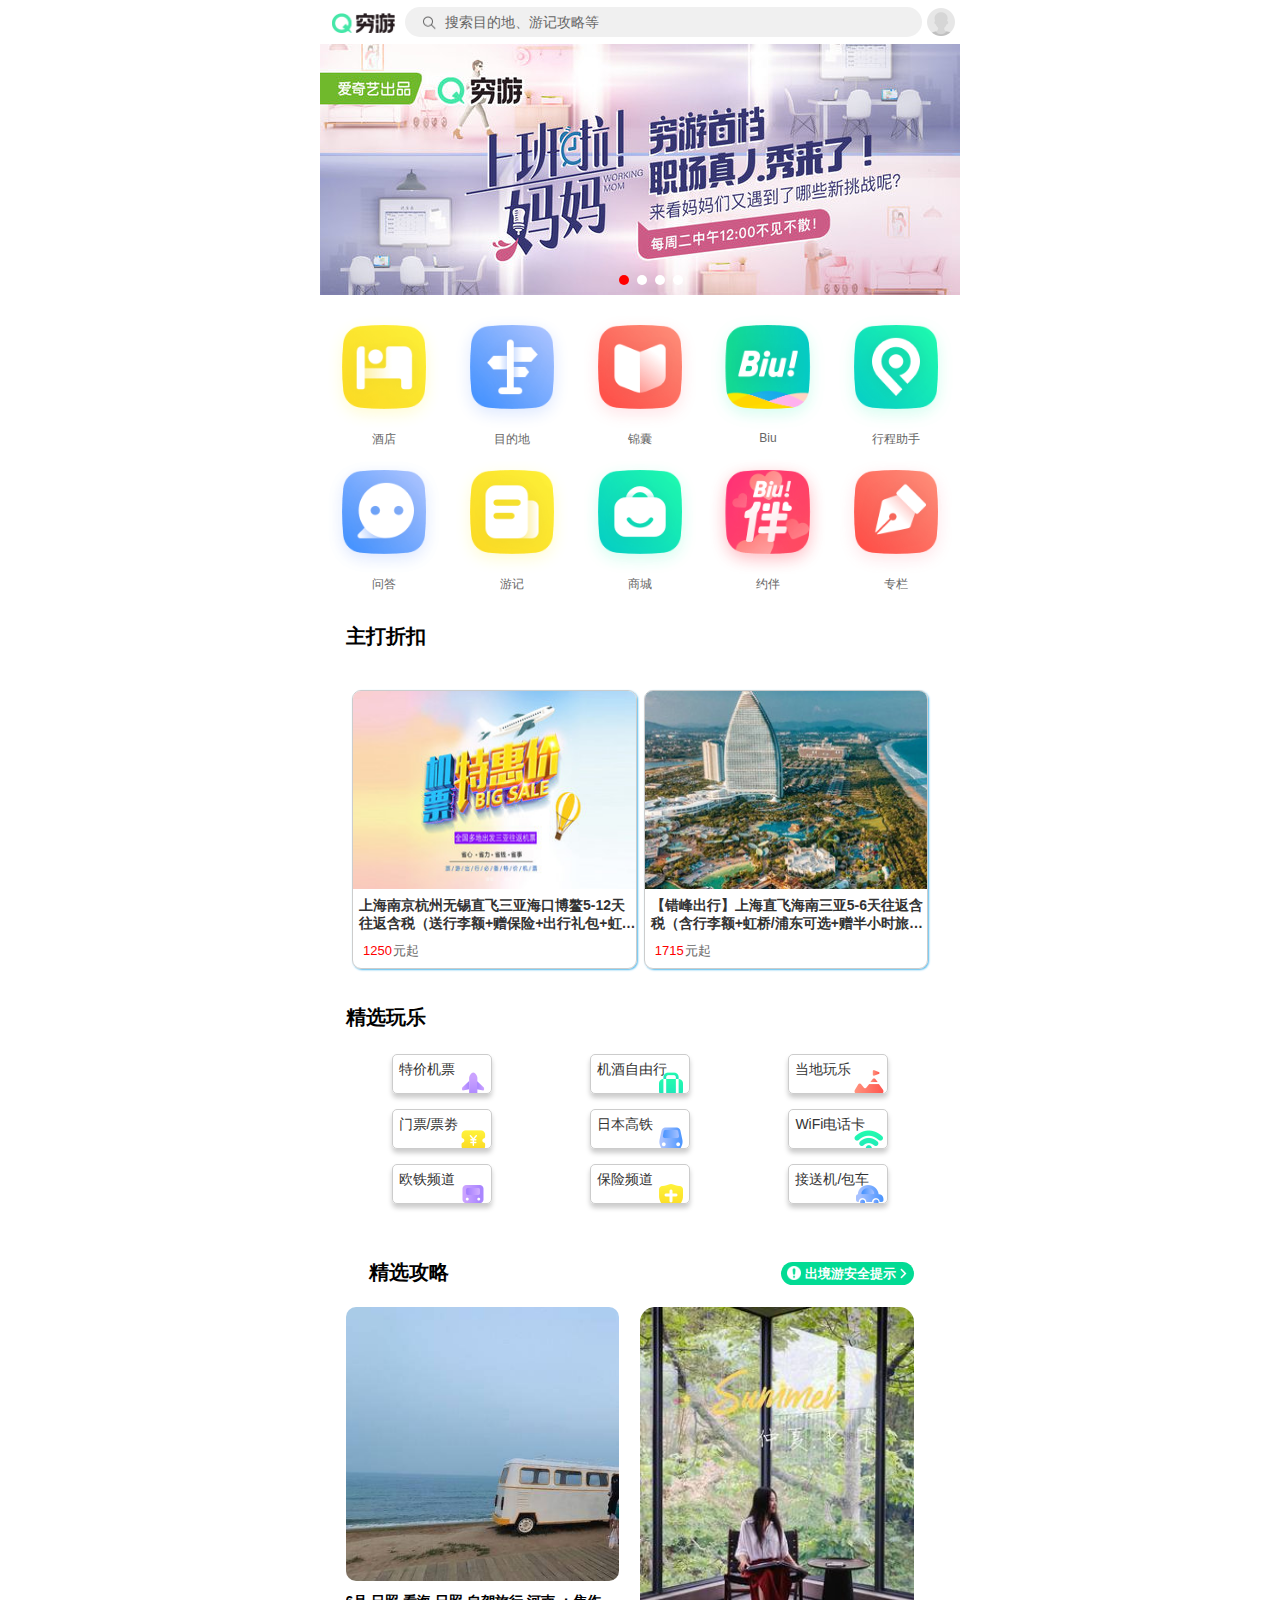
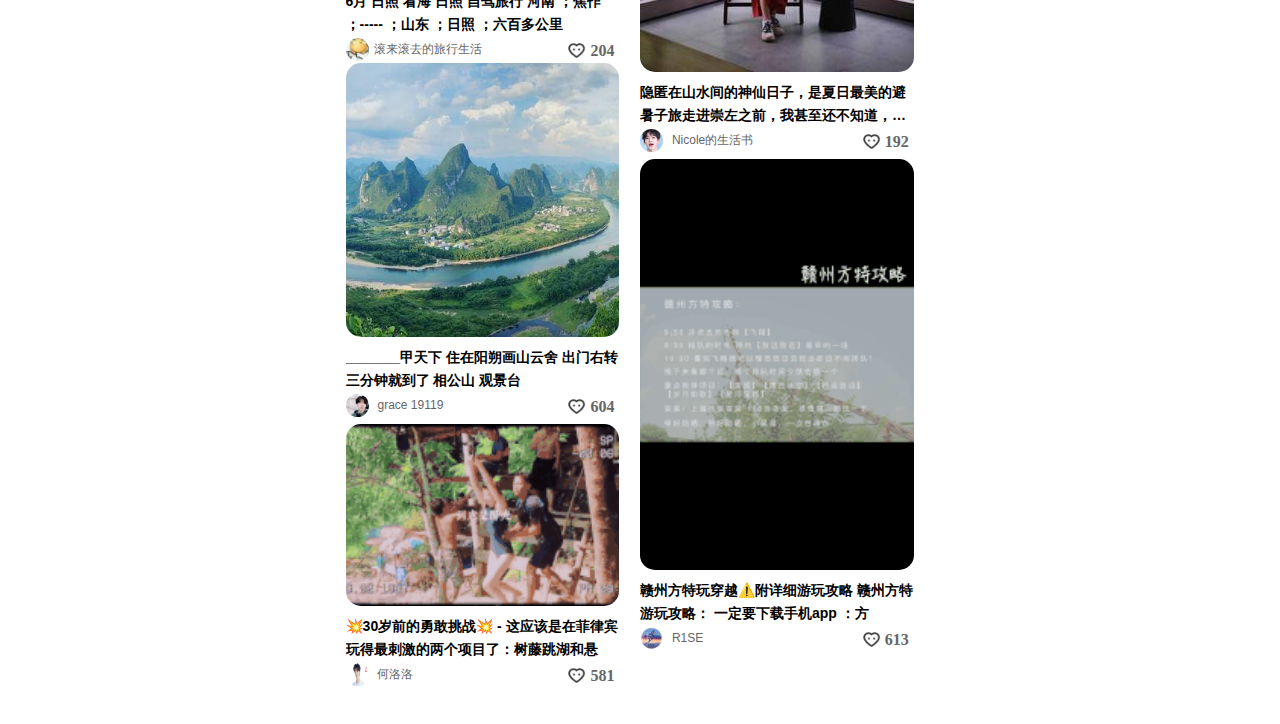
<file: index.html>
<!DOCTYPE html>
<html>
	<head>
		<meta charset="utf-8">
		<title></title>
		<meta name="viewport" content="width=device-width,initial-scale=1,minimum-scale=1,maximum-scale=1,user-scalable=no" />
		<link rel="stylesheet" type="text/css" href="./index.css"/>
		<script src="jquery-1.12.2.min.js" type="text/javascript" charset="utf-8"></script>
	</head>
	<body>
		
			<div class="search-index">
				<div class="logo">
					<img src="image/1-1.png" >
				</div>
				<div class="search-index-box">
					<a href="search index.html">
						<span class="search-icon"></span>
						<span>搜索目的地、游记攻略等</span>
					</a>
				</div>
				<div class="user-info">
					<a href=""><img src="image/1-2.png" ></a>
				</div>
			</div>
			<div class="tu">
				<!--轮播图边框-->
				 <div id="playBox" class="play-box">
				 <!--图片列表-->
				 <div id="imgList">
				  <a href="#" target="_blank" class="current">
				  <img src="image/da.jpg" >
				  </a>
				  <a href="#" target="_blank">
				  <img src="image/da2.jpg"/>
				  </a>
				  <a href="#" target="_blank">
				  <img src="image/da3.jpg"/>
				  </a>
				  <a href="#" target="_blank">
				  <img src="image/da4.jpg"/>
				  </a>
				 </div>
				 <!--图标列表-->
				 <div class="iconList">
				  <ul>
				  <li class="current">1</li>
				  <li>2</li>
				  <li>3</li>
				  <li>4</li>
				  </ul>
				 </div>
				</div>
			</div>
			<section class="xiaotu">
				<ul>
					<li><a href="hotel.html"><img src="image/2-1.png" alt=""><p>酒店</p></a></li>
					<li><a href="穷游.html"><img src="image/2-2.png" alt=""><p>目的地</p></a></li>
					<li><a href=""><img src="image/2-3.png" alt=""><p>锦囊</p></a></li>
					<li><a href=""><img src="image/2-4.png" alt=""><p>Biu</p></a></li>
					<li><a href=""><img src="image/2-5.png" alt=""><p>行程助手</p></a></li>
					<li><a href=""><img src="image/2-6.png" alt=""><p>问答</p></a></li>
					<li><a href=""><img src="image/2-7.png" alt=""><p>游记</p></a></li>
					<li><a href=""><img src="image/2-8.png" alt=""><p>商城</p></a></li>
					<li><a href=""><img src="image/2-9.png" alt=""><p>约伴</p></a></li>
					<li><a href=""><img src="image/2-10.png" alt=""><p>专栏</p></a></li>
				</ul>
			</section>
			<div class="zdzk">
				<div class="zdzk-zi">
					<span>主打折扣</span>
				</div>
				<div class="zdzk-tu">
					<ul>
						<li class="left">
							<a href="">
								<div class="zdzk-tu">
									<img src="image/3-1.jpg" >
								</div>
								<p>上海南京杭州无锡直飞三亚海口博鳌5-12天往返含税（送行李额+赠保险+出行礼包+虹桥/浦东可选+行李额+代订三亚亚特兰蒂斯酒店）</p>
								<span>1250</span>
								<span>元起</span>
							</a>
						</li>
						<li class="right">
							<a href="">
								<div class="zdzk-tu">
									<img src="image/3-2.jpg" >
								</div>
								<p>【错峰出行】上海直飞海南三亚5-6天往返含税（含行李额+虹桥/浦东可选+赠半小时旅拍）</p>
								<span>1715</span>
								<span>元起</span>
							</a>
						</li>
					</ul>
				</div>
			</div>
			<div class="jxwl">
				<div class="jxwl-zi">
					<span>精选玩乐</span>
				</div>
				<div class="jxwl-biao">
					<ul>
						<li><a href=""><img src="image/4-1.png" ><span>特价机票</span></a></li>
						<li><a href=""><img src="image/4-2.png" ><span>机酒自由行</span></a></li>
						<li><a href=""><img src="image/4-3png.png" ><span>当地玩乐</span></a></li>
						<li><a href=""><img src="image/4-4.png" ><span>门票/票劵</span></a></li>
						<li><a href=""><img src="image/4-5.png" ><span>日本高铁</span></a></li>
						<li><a href=""><img src="image/4-6.png" ><span>WiFi电话卡</span></a></li>
						<li><a href=""><img src="image/4-7.png" ><span>欧铁频道</span></a></li>
						<li><a href=""><img src="image/4-8.png" ><span>保险频道</span></a></li>
						<li><a href=""><img src="image/4-9.png" ><span>接送机/包车</span></a></li>
					</ul>
				</div>
			</div>
			<div class="jxgl">
				<div class="jxgl-zi">
					<span class="gl">精选攻略</span>
					<a href=""><span>出境游安全提示</span></a>
				</div>
				<div class="jxgl-tu">
					<!-- 第一行 -->
					<div class="row">
						<div class="jxgl-tu1">
							<a href="">
								<img src="image/5-1.jpg" >
								<p class="tu1-1">6月 日照 看海 日照 自驾旅行 河南 ；焦作 ；----- ；山东 ；日照 ；六百多公里</p>
								<div class="tu1-bottom">
									<div class="tu1-left">
										<span></span>
										<span class="tu1-2">滚来滚去的旅行生活</span>
									</div>
									<div class="tu1-right">
										<span></span>
										<span>204</span>
									</div>
								</div>
							</a>
						</div>
						<div class="jxgl-tu3">
							<a href="">
								<img src="image/5-2.jpg" >
								<p class="tu1-1">_______甲天下 住在阳朔画山云舍 出门右转三分钟就到了 相公山 观景台</p>
								<div class="tu1-bottom">
									<div class="tu3-left">
										<span></span>
										<span class="tu1-2">grace 19119</span>
									</div>
									<div class="tu1-right">
										<span></span>
										<span>604</span>
									</div>
								</div>
							</a>
						</div>
						<div class="jxgl-tu5">
							<a href="">
								<img src="image/5-5.gif" >
								<p class="tu1-1">💥30岁前的勇敢挑战💥 - 这应该是在菲律宾玩得最刺激的两个项目了：树藤跳湖和悬</p>
								<div class="tu1-bottom">
									<div class="tu5-left">
										<span></span>
										<span class="tu1-2">何洛洛</span>
									</div>
									<div class="tu1-right">
										<span></span>
										<span>581</span>
									</div>
								</div>
							</a>
						</div>
						
					</div>
					<!-- 第二行 -->
					<div class="row">
						<div class="jxgl-tu2">
							<a href="">
								<img src="image/5-3.jpg" >
								<p class="tu1-1">隐匿在山水间的神仙日子，是夏日最美的避暑子旅走进崇左之前，我甚至还不知道，在距</p>
								<div class="tu1-bottom">
									<div class="tu2-left">
										<span></span>
										<span class="tu1-2">Nicole的生活书</span>
									</div>
									<div class="tu1-right">
										<span></span>
										<span>192</span>
									</div>
								</div>
							</a>
						</div>
						<div class="jxgl-tu4">
							<a href="">
								<img src="image/5-4.gif" >
								<p class="tu1-1">赣州方特玩穿越⚠️附详细游玩攻略 赣州方特游玩攻略： 一定要下载手机app ：方</p>
								<div class="tu1-bottom">
									<div class="tu4-left">
										<span></span>
										<span class="tu1-2">R1SE</span>
									</div>
									<div class="tu1-right">
										<span></span>
										<span>613</span>
									</div>
								</div>
							</a>
						</div>
					</div>
				</div>
			</div>
		<script>
		 $(document).ready(function(){
		 //设置变量速度为3秒
		 var speed = 3000;
		 //循环变量为1，是避免定时器再等第一章图片
		 var m = 1;
		 //设置定时器的函数和时间
		 var playTimer = setInterval(runPlay,speed);
		 //定时函数
		 function runPlay(){
		 //判读如果m大于4，就设置m=0
		 if(m>3){
		 m=0;
		 }
		 //调用controlPlay函数来控制图片变化
		 controlPlay(m);
		 m++;
		 }
		 //通过参数控制图片的变化,图标变化
		 function controlPlay(n){
		 $("#imgList a").removeClass("current").eq(n).addClass("current");
		 $("ul li").removeClass("current").eq(n).addClass("current");
		 }
		 //给整个轮播图绑定鼠标事件，当鼠标放到轮播图上停止轮播图，当鼠标离开轮播图继续滚动
		 $("#playBox").mouseenter(function(){
		 //停止定时
		 clearInterval(playTimer);
		 //左右控制按钮显示
		 $(".sliderbar").fadeIn(300);
		 }).mouseleave(function(){
		 //重新开始定时
		 playTimer =setInterval(runPlay,speed);
		 //左右控制按钮隐藏
		 $(".sliderbar").fadeOut(300);
		 });
		 //给li绑定控制图标绑定单击事件
		 $("ul li").click(function(){
		 controlPlay($(this).index());
		 //鼠标点击过后修改m的值
		 m =$(this).index()+1;
		 }).hover(function(){
		 //给li取消鼠标悬停的冒泡
		 return false;
		 })
		 //给左右的控制图标取消 鼠标悬停的冒泡
		 $(".sliderbar").hover(function(){
		 return false;
		 })
		 //下一张图片
		 $(".slidebar-right").click(function(){
		 //判断m的值
		 if(m>4){
		 m=0;
		 }
		 //显示下一站图片
		 controlPlay(m);
		 m ++;
		 })
		 //上一张图片
		 $(".slidebar-left").click(function(){
		 //m默认显示下一张，所以为了显示上一张，m必须减2
		 m -= 2;
		 if(m<0){
		 m=4;
		 }
		 //显示上一张图片
		 controlPlay(m);
		 //保证m要显示下一张
		 m ++;
		 }) 
		 });
		</script>
	</body>
</html>
</file>
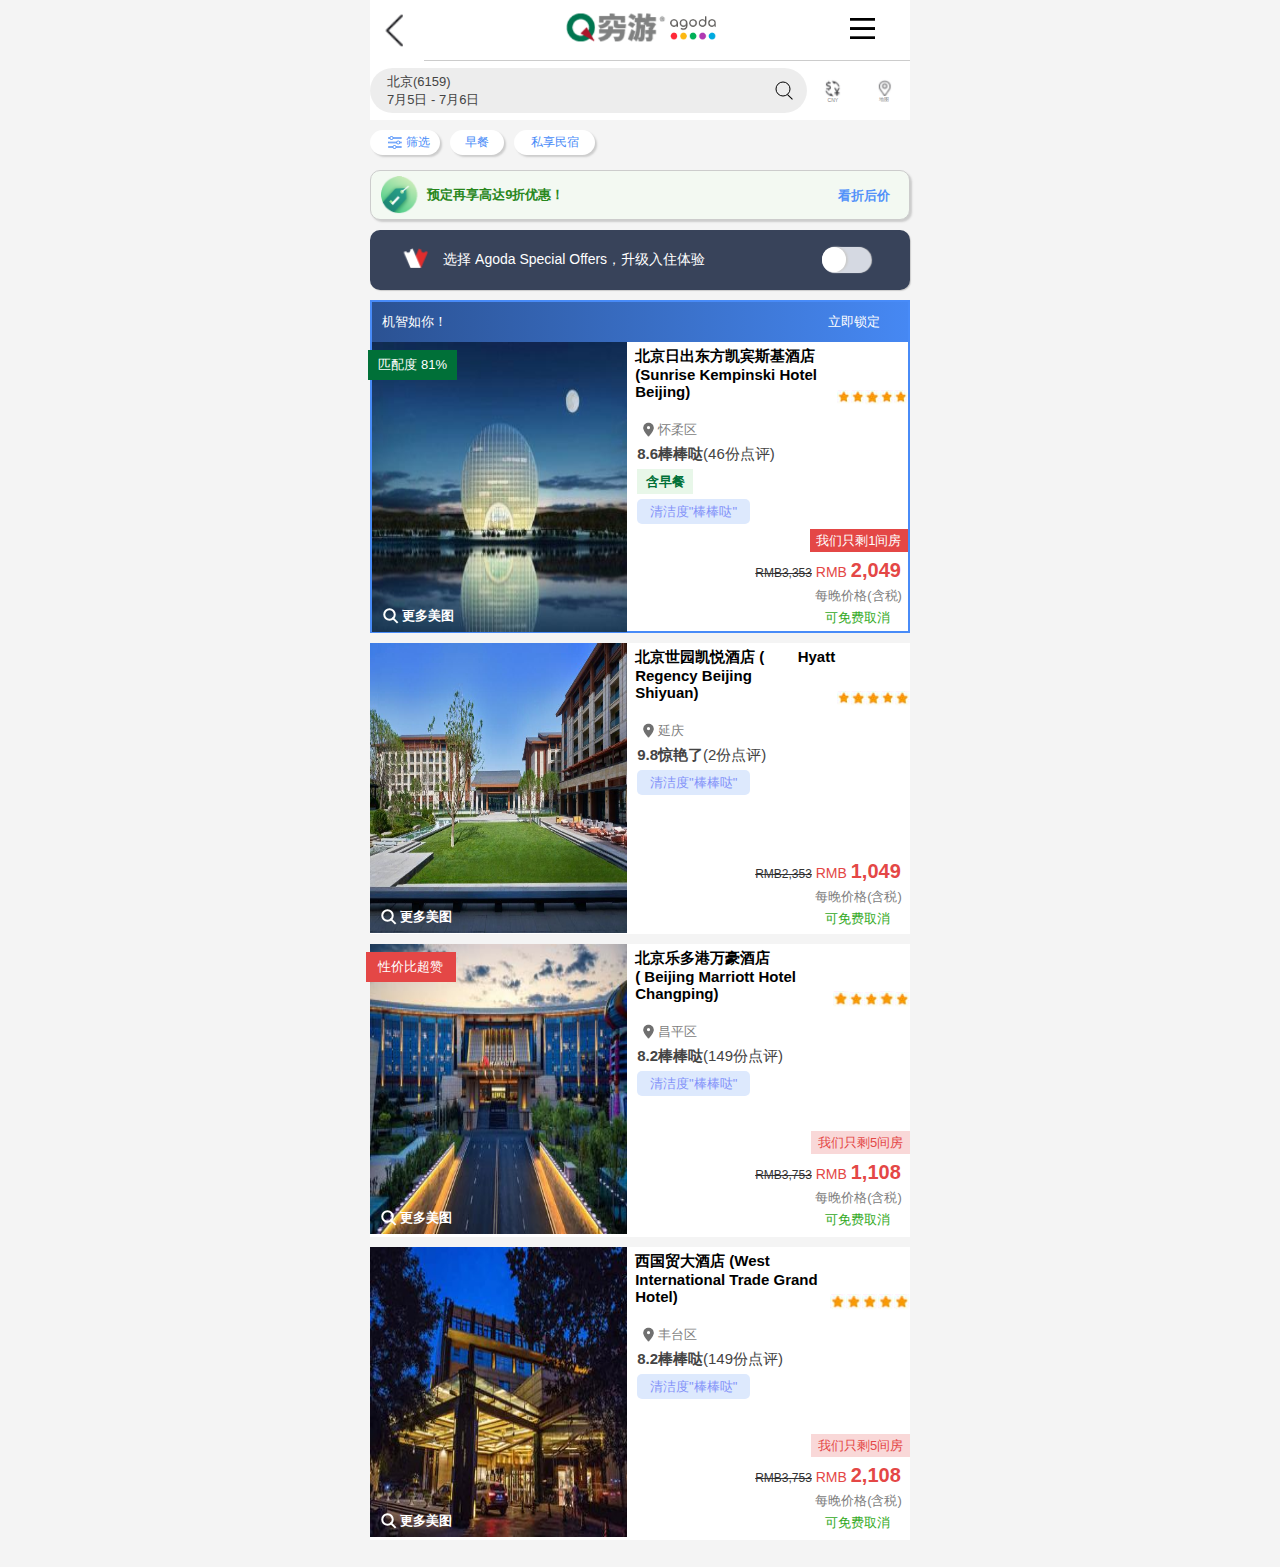
<file: hotel-richu.html>
<!DOCTYPE html>
<html>
	<head>
		<meta charset="utf-8">
		<meta name="viewport" content="width=device-width,initial-scale=1,minimum-scale=1,maximum-scale=1,user-scalable=no" />
		<title>1</title>
		<link rel="stylesheet" type="text/css" href="qy-css/hotel-richu.css"/>
	</head>
	<body>
		<div class="big-top">
			<div class="big-nav">
				<div class="dy">
					<a href="hotel.html"><img src="qy-img/18.png" ></a>
				</div>
				<div class="logo">
					<a href=""><img src="qy-img/19.png" ></a>
				</div>
				<div class="button">
					<a href="">
						<img src="qy-img/left.png" >
					</a>
				</div>
			</div>
			
			<div class="search-box">
				<div class="search-ip">
					<div class="search-txt">
						<span class="search-txt-top">北京(6159)</span>
						<span class="search-txt-bot">7月5日 - 7月6日</span>
					</div>
					<div class="search-img">
						<em></em>
					</div>
				</div>
				<div class="cny">
					<img src="qy-img/15.png" >
					<span>CNY</span>
				</div>
				<div class="map">
					<img src="qy-img/16.png" >
					<span>地图</span>
				</div>
			</div>
		</div>
		
		
		<div class="three">
			<div class="sx">
				<img src="qy-img/14.png" >
				筛选
			</div>
			<div class="zc">早餐</div>
			<div class="ms">私享民宿</div>
		</div>
		
		<div class="yd-box">
			<div class="yd-img">
				<img src="qy-img/17.png" >
				预定再享高达9折优惠！
			</div>
			<div class="yd-txt">看折后价</div>
		</div>
		
		<div class="ag-box">
			<div class="ag-txt">
				<img src="qy-img/20.png" >
				<span>选择 Agoda Special Offers，升级入住体验</span>
			</div>
			<div class="ag-img">
				<div class="ag-ip">
					<span></span>
				</div>
			</div>
		</div>
		
		<div class="hotel-box" style="border: 2px solid #488bf8; height: 333px;;">
			<div class="hotel-top">
				<div class="top-left">
					机智如你！
				</div>
				<div class="top-rigth">
					立即锁定
				</div>
			</div>
			
			<div class="content">
				<div class="content-img">
					<img src="qy-img/21.jpg" >
					<em></em>
					<span>更多美图</span>
					<div class="bor">匹配度 81%</div>
				</div>
				<div class="content-txt">
					<div class="content-txt-top">
						<span class="content-txt-top-1">
							北京日出东方凯宾斯基酒店 (Sunrise Kempinski Hotel Beijing)
							
							<span class="start"></span>
						<span class="start"></span>
						<span class="start"></span>
						<span class="start"></span>
						<span class="start"></span>
							</span>
						
					</div>
					<div class="content-txt-cen">
						<div class="content-col">
							<div class="hr">
								<img src="qy-img/dw.png" >
								<span>怀柔区</span>
							</div>
							<div class="hr">
								<span class="bl">8.6棒棒哒</span>
								<span class="kh">(46份点评)</span>
							</div>
							<div class="hz">
								含早餐
							</div>
							<div class="clear">
								清洁度"棒棒哒"
							</div>
						</div>
					</div>
					<div class="conten-bot">
						<div class="content-bot-1">我们只剩1间房</div>
						<div class="content-bot-2">
							<span>RMB3,353</span>
							<span>RMB <span class="tw">2,049</span>
							</span>
						</div>
						<div class="content-bot-3">每晚价格(含税)</div>
						<div class="content-bot-4">可免费取消</div>
				</div>
				</div>
			</div>
		</div>
		
		
		<div class="hotel-box" style="height: 291px;";>
			
			<div class="content">
				<div class="content-img">
					<img src="qy-img/22.jpg" >
					<em></em>
					<span>更多美图</span>
				</div>
				<div class="content-txt">
					<div class="content-txt-top">
						<span class="content-txt-top-1">
							北京世园凯悦酒店  (&nbsp &nbsp &nbsp &nbsp Hyatt Regency Beijing &nbsp &nbsp &nbsp Shiyuan)
							
							<span class="start"></span>
						<span class="start"></span>
						<span class="start"></span>
						<span class="start"></span>
						<span class="start"></span>
							</span>
						
					</div>
					<div class="content-txt-cen">
						<div class="content-col">
							<div class="hr">
								<img src="qy-img/dw.png" >
								<span>延庆</span>
							</div>
							<div class="hr">
								<span class="bl">9.8惊艳了</span>
								<span class="kh">(2份点评)</span>
							</div>
							<div class="clear">
								清洁度"棒棒哒"
							</div>
						</div>
					</div>
					<div class="conten-bot">
						<div class="content-bot-2">
							<span>RMB2,353</span>
							<span>RMB <span class="tw">1,049</span>
							</span>
						</div>
						<div class="content-bot-3">每晚价格(含税)</div>
						<div class="content-bot-4">可免费取消</div>
				</div>
				</div>
			</div>
		</div>
		
		
		<div class="hotel-box" style=" height: 293px;;">
			
			<div class="content">
				<div class="content-img">
					<img src="qy-img/23.jpg" >
					<em></em>
					<span>更多美图</span>
					<div class="bor" style="background-color: #e44746;">性价比超赞</div>
				</div>
				<div class="content-txt">
					<div class="content-txt-top">
						<span class="content-txt-top-1">
							北京乐多港万豪酒店  (&nbsp;Beijing Marriott Hotel Changping)
							
							<span class="start"></span>
						<span class="start"></span>
						<span class="start"></span>
						<span class="start"></span>
						<span class="start"></span>
							</span>
						
					</div>
					<div class="content-txt-cen">
						<div class="content-col">
							<div class="hr">
								<img src="qy-img/dw.png" >
								<span>昌平区</span>
							</div>
							<div class="hr">
								<span class="bl">8.2棒棒哒</span>
								<span class="kh">(149份点评)</span>
							</div>
							<div class="clear">
								清洁度"棒棒哒"
							</div>
						</div>
					</div>
					<div class="conten-bot">
						<div class="content-bot-1" style="background-color: #f9d8d8;color: #e44746; ">我们只剩5间房</div>
						<div class="content-bot-2">
							<span>RMB3,753</span>
							<span>RMB <span class="tw">1,108</span>
							</span>
						</div>
						<div class="content-bot-3">每晚价格(含税)</div>
						<div class="content-bot-4">可免费取消</div>
				</div>
				</div>
			</div>
		</div>
		
		<div class="hotel-box" style=" height: 293px;;">
			
			<div class="content" style="height:320px">
				<div class="content-img">
					<img src="qy-img/24.jpg" >
					<em></em>
					<span>更多美图</span>
				</div>
				<div class="content-txt">
					<div class="content-txt-top">
						<span class="content-txt-top-1">
							西国贸大酒店  (West International Trade Grand Hotel)
							
							<span class="start"></span>
						<span class="start"></span>
						<span class="start"></span>
						<span class="start"></span>
						<span class="start"></span>
							</span>
						
					</div>
					<div class="content-txt-cen">
						<div class="content-col">
							<div class="hr">
								<img src="qy-img/dw.png" >
								<span>丰台区</span>
							</div>
							<div class="hr">
								<span class="bl">8.2棒棒哒</span>
								<span class="kh">(149份点评)</span>
							</div>
							<div class="clear">
								清洁度"棒棒哒"
							</div>
						</div>
					</div>
					<div class="conten-bot">
						<div class="content-bot-1" style="background-color: #f9d8d8;color: #e44746; ">我们只剩5间房</div>
						<div class="content-bot-2">
							<span>RMB3,753</span>
							<span>RMB <span class="tw">2,108</span>
							</span>
						</div>
						<div class="content-bot-3">每晚价格(含税)</div>
						<div class="content-bot-4">可免费取消</div>
				</div>
				</div>
			</div>
		</div>
	</body>
</html>
</file>
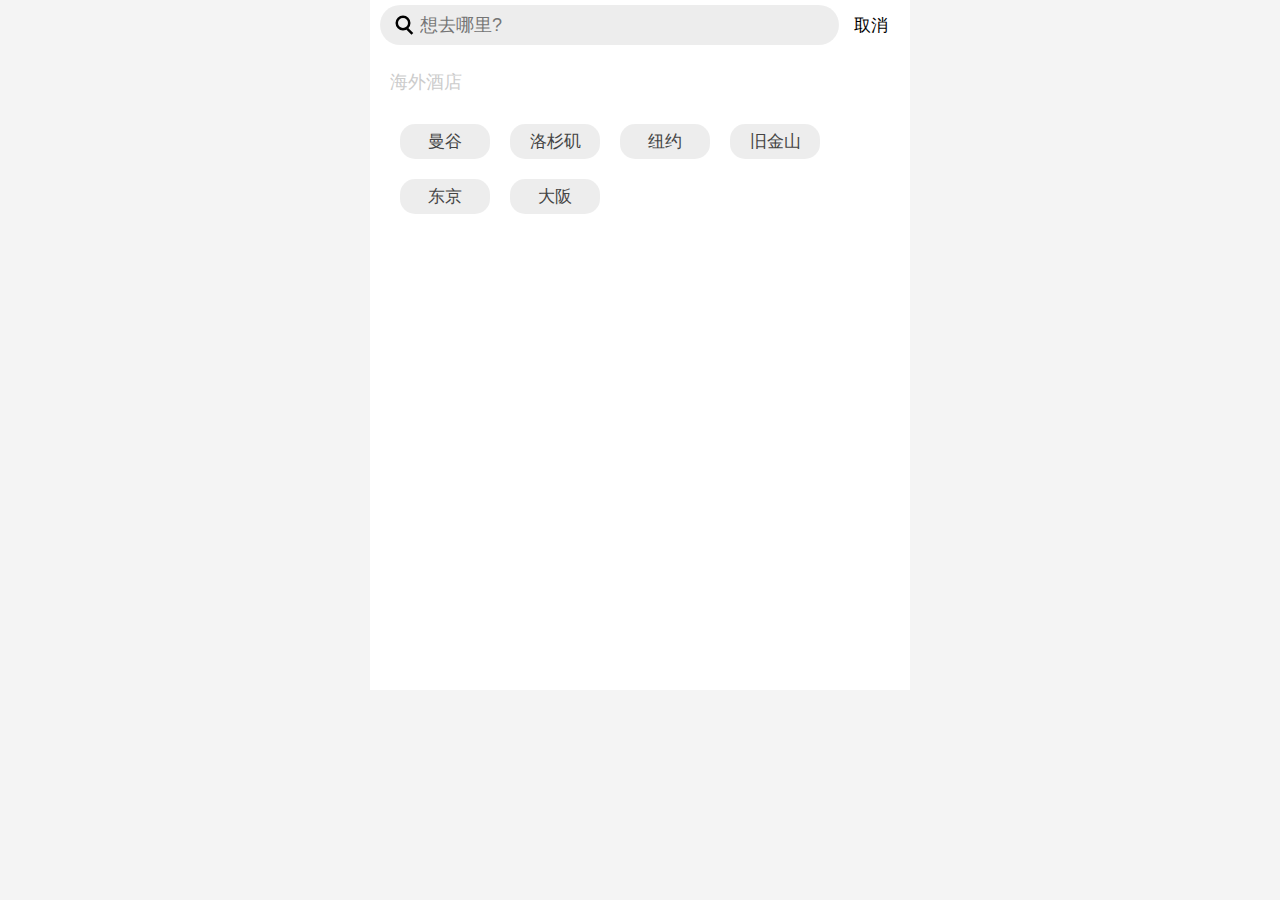
<file: hotel-search.html>
<!DOCTYPE html>
<html> 
	<head>
		<meta charset="utf-8">
		<meta name="viewport" content="width=device-width,initial-scale=1,minimum-scale=1,maximum-scale=1,user-scalable=no" />
		<link rel="stylesheet" type="text/css" href="qy-css/hotel-search.css"/>
		<title>想去哪里?</title>
	</head>
	<body>
		<div class="bigbox">
			<div class="top">
				<div class="left">
					<em></em>
					<input type="text" placeholder="想去哪里?"/>
				</div>
				<div class="href">
					<a href="hotel.html">取消</a>
				</div>
			</div>
			
			<div class="bot">
				<span>海外酒店</span>
				<div class="bot-nav clearfix">
					<span class="nav">曼谷</span>
					<span class="nav">洛杉矶</span>
					<span class="nav">纽约</span>
					<span class="nav">旧金山</span>
					<span class="nav">东京</span>
					<span class="nav">大阪</span>
				</div>
			</div>
			
		</div>
	</body>
</html>
</file>
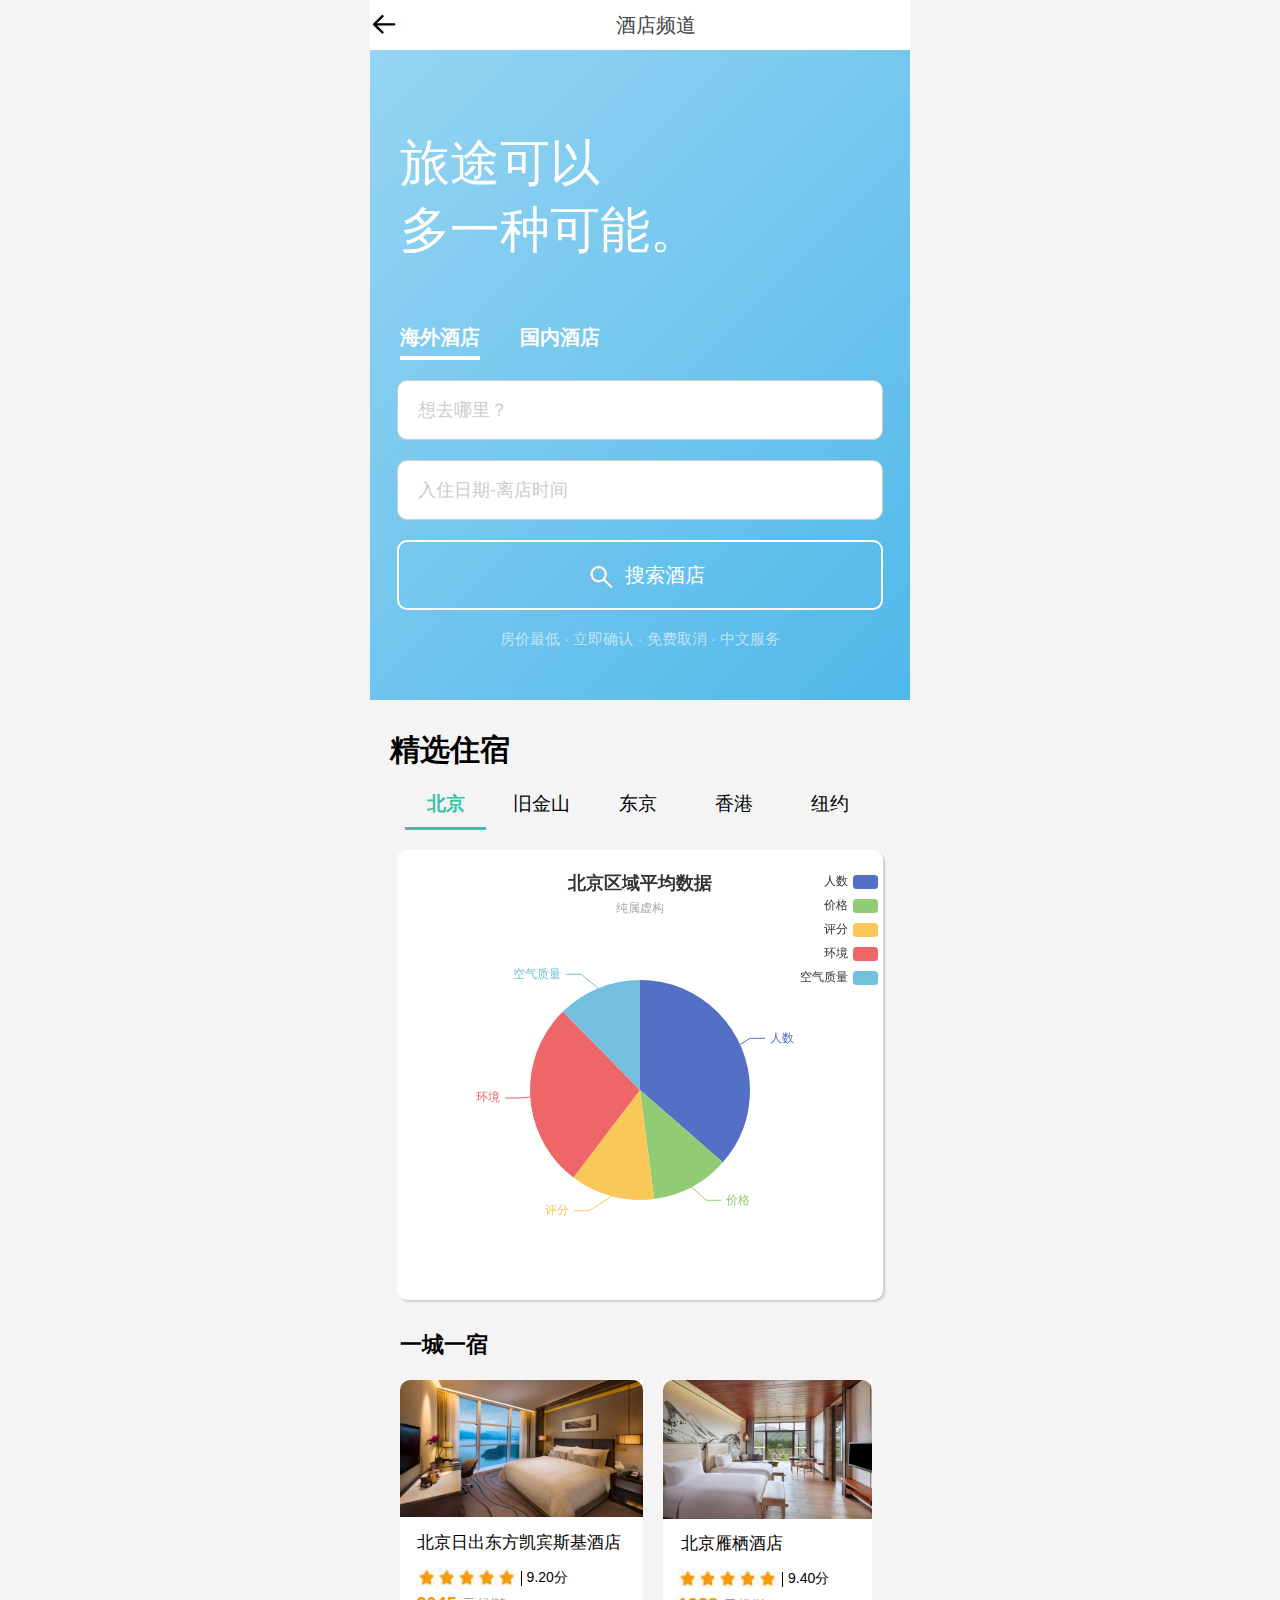
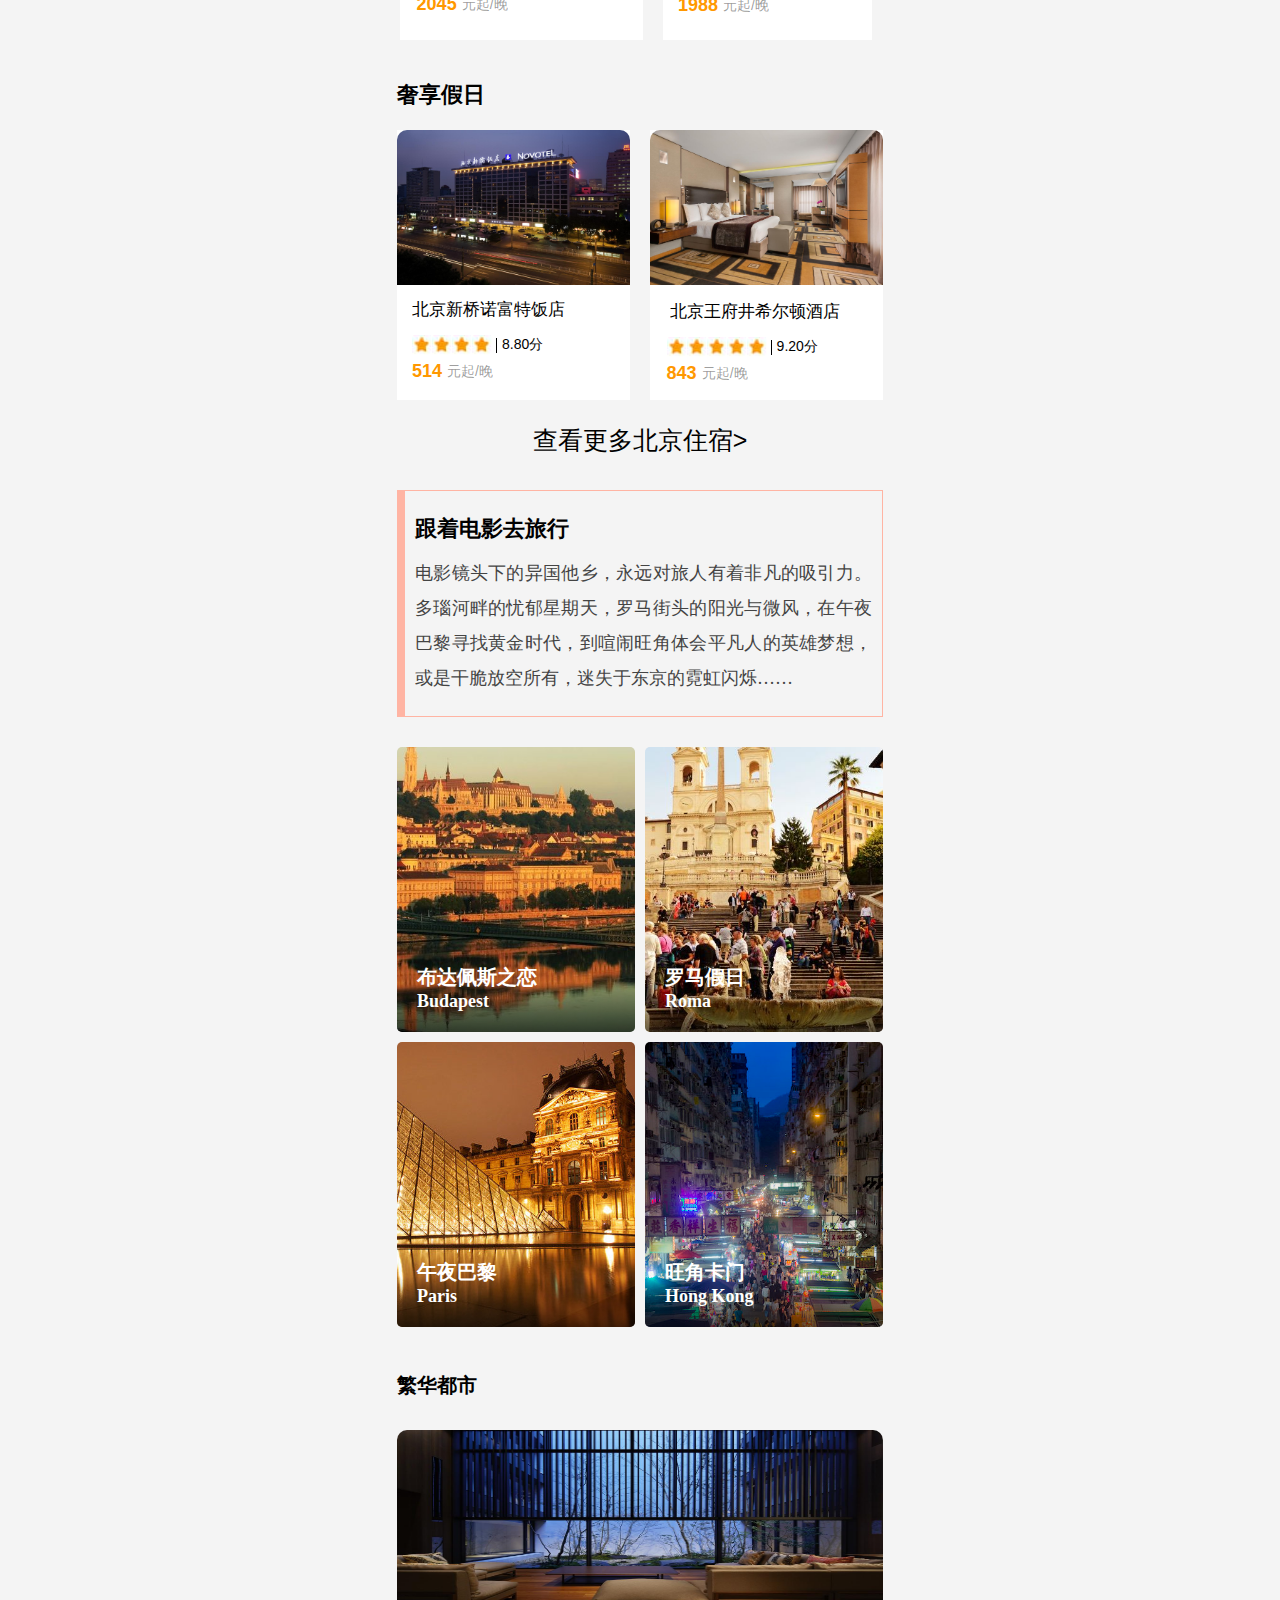
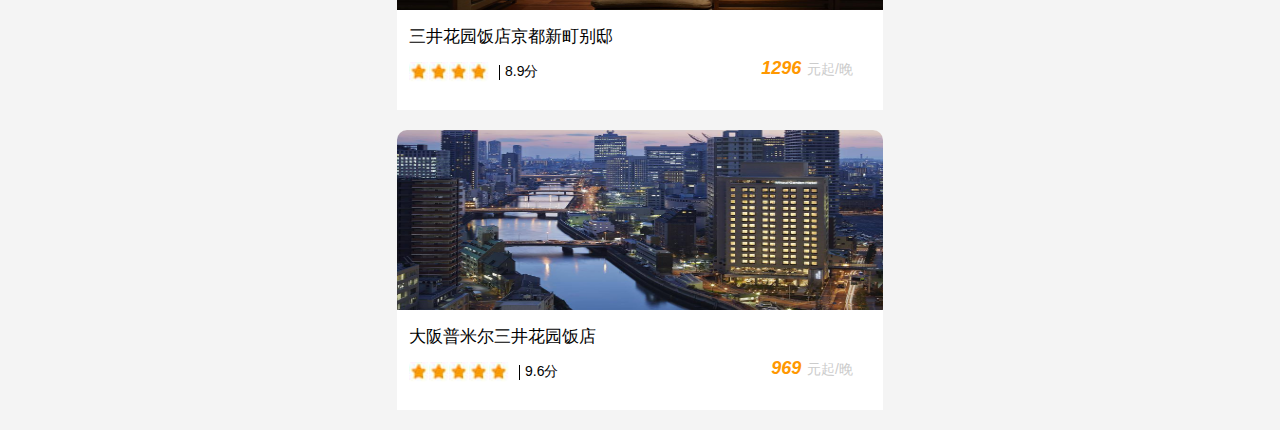
<file: hotel.html>
<!DOCTYPE html>
<html>
	<head>
		<meta charset="utf-8">
		<meta name="viewport" content="width=device-width,initial-scale=1,minimum-scale=1,maximum-scale=1,user-scalable=no" />
		<title>酒店</title>
		<script src="jq/jquery-1.12.2.min.js" type="text/javascript" charset="utf-8"></script>
		
		<script src="echarts.min.js" type="text/javascript" charset="utf-8"></script>
		<link rel="stylesheet" type="text/css" href="qy-css/hotel.css"/>
	</head>
	<body>
	
		
		<div class="big-box">
			
		
		<div class="search-index">
			<span class="a"><a href="index.html"><img src="qy-img/jt.jpg" ></a></span>
			<span class="b">酒店频道</span>
			<span class="c"></span>
		</div>
		
		<div class="bj" id="bj">
			<h1>旅途可以<br>
			多一种可能。
			</h1>
			<div class="hw clearfix">
					<div class="bj-1">
						<span class="bj-4" id="action">海外酒店</span>
					</div>
					<div class="bj-2">
						<span>国内酒店</span>
					</div>		
			</div>
			<div class="bj-form">
				<a href="hotel-search.html">
				<span>想去哪里？</span>
				</a>
			</div>
			<div class="bj-form">
				<a href="">
				<span>入住日期-离店时间</span></a>
			</div>
			<div class="button">
				<button type="button">
					<a href=""></a>
					<span>搜索酒店</span>
				</button>
			</div>
			<div class="bj-bot">
				<span class="bj-bot-1">
					房价最低 · 立即确认 · 免费取消 · 中文服务
				</span>
			</div>
		</div>
		
		<section>
			<span class="sec-top">精选住宿</span>
			<div class="nav-sec">
				<ul class="clearfix">
					<div><li id="action1">北京</li></div>
					<div><li>旧金山</li></div>
					<div><li>东京</li></div>
					<div><li>香港</li></div>
					<div><li>纽约</li></div>
				</ul>
			</div>
			
			<div class="bj-ect" style="overflow: hidden;">
				<div id="bj-ect-1"></div>
				<div id="bj-ect-2"></div>
				<div id="bj-ect-3"></div>
				<div id="bj-ect-4"></div>
				<div id="bj-ect-5"></div>
			</div>
		</section>
		
		<div class="nav">
			<span class="nav-top">一城一宿</span>
			<div class="nav-bj">
				<a href="hotel-richu.html"> 
					<div class="pic">
						<img src="qy-img/1.jpg" >
						<div class="pic-bot">
							<div class="nav-text-1">北京日出东方凯宾斯基酒店</div>
							<div class="nav-text-2">
								<span class="strat"></span>
								<span class="strat"></span>
								<span class="strat"></span>
								<span class="strat"></span>
								<span class="strat"></span>
								<span class="bor"></span>
								<span class="txt">9.20分</span>
							</div>
							<div class="nav-text-3">
								<p>2045</p>
								<span>元起/晚</span>
							</div>
						</div>
						
					</div>
					<div class="pic-1">
						<img src="qy-img/2.jpg" >
						<div class="pic-bot">
							<div class="nav-text-1">北京雁栖酒店</div>
							<div class="nav-text-2">
								<span class="strat"></span>
								<span class="strat"></span>
								<span class="strat"></span>
								<span class="strat"></span>
								<span class="strat"></span>
								<span class="bor"></span>
								<span class="txt">9.40分</span>
							</div>
							<div class="nav-text-3">
								<p>1988</p>
								<span>元起/晚</span>
							</div>
						</div>
					</div>
				</a>
			</div>
				
			</div>
		<div class="nav-1">
			<span class="nav-top">奢享假日</span>
			<div class="nav-bj">
				<a href=""> 
					<div class="pic">
						<img src="qy-img/11.jpg" >
						<div class="pic-bot">
							<div class="nav-text-1">北京新桥诺富特饭店</div>
							<div class="nav-text-2">
								<span class="strat"></span>
								<span class="strat"></span>
								<span class="strat"></span>
								<span class="strat"></span>
								<span class="bor"></span>
								<span class="txt">8.80分</span>
							</div>
							<div class="nav-text-3">
								<p>514</p>
								<span>元起/晚</span>
							</div>
						</div>
						
					</div>
					<div class="pic-1">
						<img src="qy-img/4.jpg" >
						<div class="pic-bot">
							<div class="nav-text-1">北京王府井希尔顿酒店</div>
							<div class="nav-text-2">
								<span class="strat"></span>
								<span class="strat"></span>
								<span class="strat"></span>
								<span class="strat"></span>
								<span class="strat"></span>
								<span class="bor"></span>
								<span class="txt">9.20分</span>
							</div>
							<div class="nav-text-3">
								<p>843</p>
								<span>元起/晚</span>
							</div>
						</div>
					</div>
				</a>
			</div>	
			</div>
			
			<div class="href">
				<a href="">查看更多北京住宿></a>
			</div>
			
			<section class="bottom-cont">
				<div class="bottom-tra">
					<h3>跟着电影去旅行</h3>
					<p>电影镜头下的异国他乡，永远对旅人有着非凡的吸引力。多瑙河畔的忧郁星期天，罗马街头的阳光与微风，在午夜巴黎寻找黄金时代，到喧闹旺角体会平凡人的英雄梦想，或是干脆放空所有，迷失于东京的霓虹闪烁……</p>
				</div>
				<div class="bottom-place">
					<div class="card" style="background-image: url(qy-img/5.jpg);">
						<a href="">
							<div class="caption">
								<div class="name">布达佩斯之恋</div>
								<div class="info">Budapest</div>
							</div>
					</a></div>
					<div class="card" style="background-image: url(qy-img/6.jpg);">
						<a href="">
								<div class="caption">
									<div class="name">罗马假日</div>
									<div class="info">Roma</div>
								</div>
						</a>
					</div>
					<div class="card" style="background-image: url(qy-img/7.jpg);">
						<a href="">
								<div class="caption">
									<div class="name">午夜巴黎</div>
									<div class="info">Paris</div>
								</div>
						</a>
					</div>
					<div class="card" style="background-image: url(qy-img/8.jpg);">
						<a href="">
								<div class="caption">
									<div class="name">旺角卡门</div>
									<div class="info">Hong Kong</div>
								</div>
						</a>
					</div>
				</div>
			</section>
			
			<div class="txt1"><h4>繁华都市</h4></div>
		
			<div class="zh-box">
				<a href="">
				<div class="zh-img">
					<img src="qy-img/9.jpg" >
				</div>
				<div class="caption">
					<div class="name">三井花园饭店京都新町别邸</div>
					<div class="info">
						<div class="strat"></div>
						<div class="strat"></div>
						<div class="strat"></div>
						<div class="strat"></div>
						<div class="gad"></div>
						<div class="gard">8.9分</div>

					</div>
				</div>	
				<div class="price">
					<em>1296</em>
					<span class="pr-txt">元起/晚</span>
				</div>
				</a>
			</div>
			
			
			<div class="zh-box">
				<a href="">
				<div class="zh-img-1">
					<img src="./qy-img/10.jpg" >
				</div>
				<div class="caption">
					<div class="name">大阪普米尔三井花园饭店</div>
					<div class="info">
						<div class="strat"></div>
						<div class="strat"></div>
						<div class="strat"></div>
						<div class="strat"></div>
						<div class="strat"></div>
						<div class="gad"></div>
						<div class="gard">9.6分</div>
			
					</div>
				</div>	
				<div class="price">
					<em>969</em>
					<span class="pr-txt">元起/晚</span>
				</div>
				</a>
			</div>
			
		</div>

	<script type="text/javascript">
		//初始页面加载时出现的样式 样式不在html 直接写在CSS里面，，通过JQ添加到（addClass) 对应的位置
		//eq查询数组 从0开始
		//
		$(window).load(function(){
			$(".hw>div").eq(0).addClass("table").siblings().removeClass("table");
		})
		
		
		$(".bj-2").click(function(){
			$(".hw>div").addClass("action").siblings().removeClass("action");
			var index = $(".hw>div").index();
			$(".bj-2").addClass("table").siblings().removeClass("table");
			 $("#bj").css("backgroundColor",'#704dff');
		})
		
		$(".bj-1").click(function(){
			$(".hw>div").addClass("action").siblings().removeClass("action");
			var index = $(".hw>div").index();
			$(".bj-1").addClass("table").siblings().removeClass("table");
			$("#bj").css({
				backgroundColor: "#50b8ea",
				backgroundImage: "linear-gradient(315deg,transparent,hsla(0,0%,100%,.4))"
			});
		})
		
		$(window).load(function(){
			$(".nav-sec>ul>div").eq(0).addClass("table1").siblings().removeClass("table1");
		})
		
		$(".nav-sec>ul>div").click(function(){
			var divshow = $(".bj-ect").children("div");
			if(!$(this).hasClass('table1')){
				var index = $(this).index();
				$(this).addClass('table1').siblings('div').removeClass('table1');
				$(divshow[index]).show();
				$(divshow[index]).siblings('div').hide();
			}
		})
		
		
		// echarts		
		//实现多个echarts 图表自适应
		window.onresize = function () {
		    $("bj-ect").resize();
		    echarts.init(document.getElementById("bj-ect-1")).resize();
		    echarts.init(document.getElementById("bj-ect-2")).resize();
		    echarts.init(document.getElementById("bj-ect-3")).resize();
		    echarts.init(document.getElementById("bj-ect-4")).resize();
			echarts.init(document.getElementById("bj-ect-5")).resize();
		};
		
		var myChart = echarts.init(document.getElementById('bj-ect-1'));
		var option = {
			title:{
				text:'北京区域平均数据',
				subtext:'纯属虚构',
				left:'center'
			},
			tooltip:{
				trigger:'item'
			},
			color : [ '#546fc6', '#91cb74', '#fac859', '#ee6668', '#74bfde'],
			legend:{
				//图例组件竖轴
				orient:'vertical',
				left:'right'
			},
			series:[{
				name:'访问来源',
				type:'pie',
				radius:'50%',
				data:[
					{value:1048,name:'人数'},
					{value:332,name:'价格'},
					{value:356,name:'评分'},
					{value:785,name:'环境'},
					{value:356,name:'空气质量'}
				],
				//动态
				emphasis:{
					itemStyle:{
						//阴影模糊大小
						shadowBlur:20,
						shadowOffsetX:0,
						shadowColor:"rgba(0,0,0,0.5)"
					}
				}
			}]
		}
		myChart.setOption(option);
		  window.addEventListener('resize',function(){
		        myChart.resize();
		    });
		
		var myChart = echarts.init(document.getElementById('bj-ect-2'));
		var option = {
			title:{
				text:'北京区域平均数据',
				subtext:"纯属虚构",
				left:'center'
			},
			tooltip:{
				trigger:'item'
			},
			color : [ '#546fc6', '#91cb74', '#fac859', '#ee6668', '#74bfde'],
			
			legend:{
				top:'7%',
				left:'left',
				orient:'vertical'
			},
			series:[{
				name:'访问来源',
				type:'pie',
				//第一个是中心要空多少 第二个是圆要多宽
				radius:['40%','70%'],
				//一般这种圆环图就要这个
				avoidLabelOverlap:false,
				itemStyle:{
					borderRadius:10,
					borderColor:'#fff',
					borderWidth:2
				},
				label:{
					show:false,
					position:'center'
				},
				emphasis:{
					label:{
						show:true,
						fontSize:'30',
						fontWidth:'boId'
					}
				},
				labelLine:{
					show:false
				},
				  data: [
				    {value: 1048, name: '人数'},
				    {value: 735, name: '价格'},
				    {value: 580, name: '评分'},
				    {value: 484, name: '环境'},
				    {value: 300, name: '空气质量'}
				  ]
			}]
		}
		myChart.setOption(option);

		//bj-ect-2
		var myChart = echarts.init(document.getElementById('bj-ect-3'));
		var option = {
			title:{
				text:'东京区域平均数据',
			},
			tooltip:{
				trigger:'axis',
				axisPointer:{
					type:'shadow'
				}
				
			},
			color : [ '#74bfde'],
			xAxis:{
				type:'category',
				data:['价格','人数','评分','环境','空气质量']
			},
			yAxis:{
				type:'value'
			},
			series:[{
				data:[432,233,300,120,134],
				type:'bar',
				showBackground:true,
				backgroundStyle:{
					color:'rgba(180,180,180,0.2)'
				}
			}]
		}
		myChart.setOption(option);
			
			
			//
			var myChart = echarts.init(document.getElementById('bj-ect-4'));
			var option = {
				title:{
					//标题
					text:'香港区域平均数据',
					// 小标题
					subtext:'纯属虚构'
				},
				color : [ '#91cb74'],
				//提示框组件
				tooltip:{
					//图例组件
					trigger:'axis',
					 axisPointer: {            // 坐标轴指示器，坐标轴触发有效
					   type: 'shadow'        // 默认为直线，可选为：'line' | 'shadow'
					        },
					//formater 提示框浮层内容格式器
					// params 参数 里面包括你所有的框
					formatter:function(params){
						var tar = params[1];
						return tar.name + '<br/>' + tar.seriesName + ':' + tar.value;
					}
				},
				grid:{
					//网格设置
					left:'3%',
					right:'4%',
					bottom:'3%',
					containLabel:true
				},
				xAxis:{
					type:'category',
					splitLine:{
						//是否显示X轴的线
						show:false
					},
					data: ['人数', '价格', '评分', '环境', '空气质量']
				},
				yAxis:{
					type:'value'
				},
				series:[{
					name:'辅助',
					type:'bar',
					stack:'总量',
					itemStyle:{
						barBorderColor:'rgba(0,0,0,0)',
						color:'rgba(0,0,0,0)'
					},
					emphasis: {
					                itemStyle: {
					                    barBorderColor: 'rgba(0,0,0,0)',
					                    color: 'rgba(0,0,0,0)'
					                }
					            },
					            data: [0, 1700, 1400, 1200, 300, 0]
					        },
					        {
					            name: '数据',
					            type: 'bar',
					            stack: '总量',
					            label: {
					                show: true,
					                position: 'inside'
					            },
					            data: [2900, 1200, 500, 200, 900]
					
				}]
				
			}
			myChart.setOption(option);
			
			var myChart = echarts.init(document.getElementById('bj-ect-5'));
			var option = {
				title:{
					text:'东京区域平均数据',
				},
				tooltip:{
					trigger:'axis',
					axisPointer:{
						type:'shadow'
					}
					
				},
				color : [ '#ee6668'],
				xAxis:{
					type:'category',
					data:['价格','人数','评分','环境','空气质量']
				},
				yAxis:{
					type:'value'
				},
				series:[{
					data:[432,233,300,120,134],
					type:'bar',
					showBackground:true,
					backgroundStyle:{
						color:'rgba(180,180,180,0.2)'
					}
				}]
			}
			myChart.setOption(option);
		
	</script>
		
	
	</body>
</html>
</file>
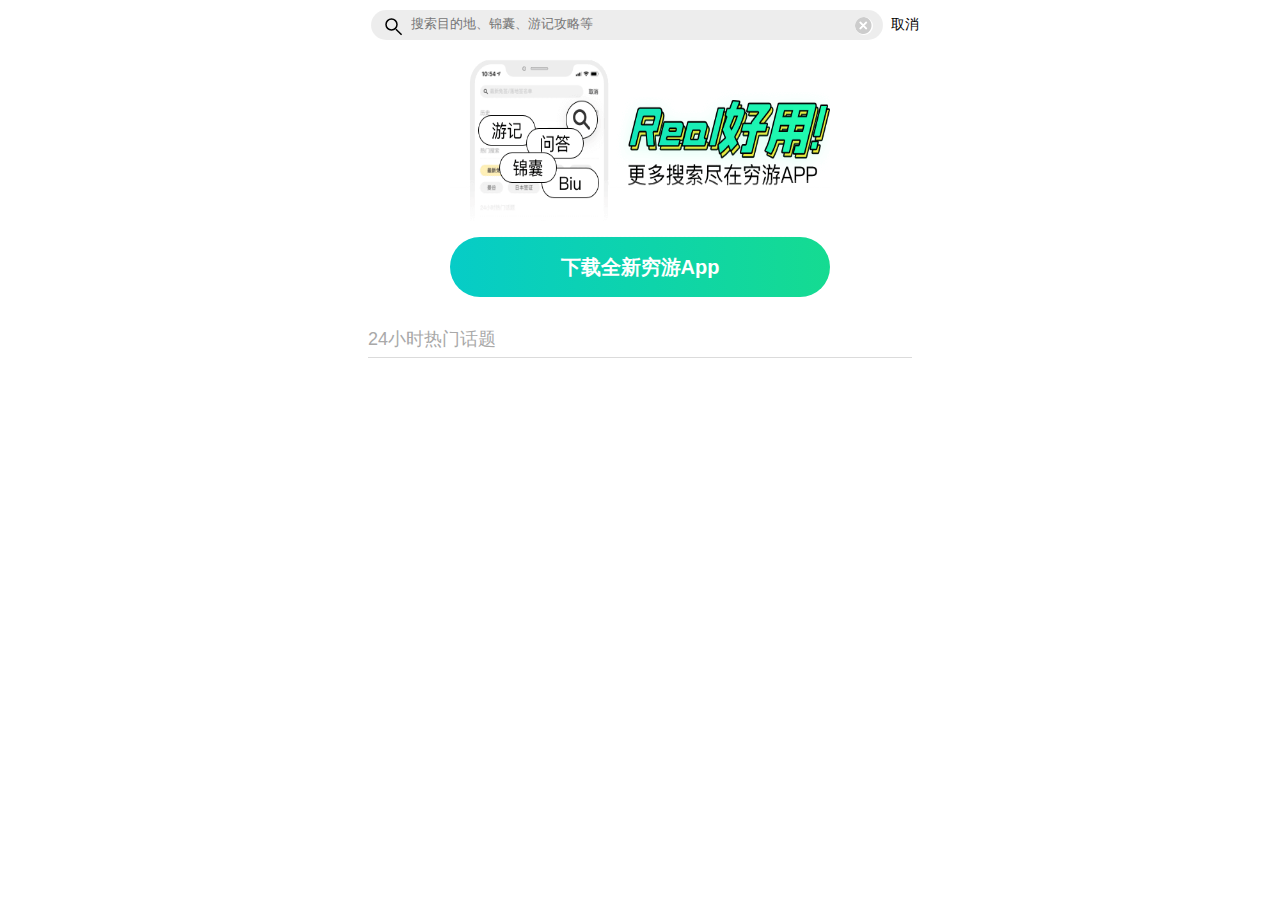
<file: search index.html>
<!DOCTYPE html>
<html>
	<head>
		<meta charset="utf-8" />
		<meta name="viewport" content="width=device-width, initial-scale=1">
		<title></title>
		<link rel="stylesheet" type="text/css" href="./search%20index.css"/>
	</head>
	<body>
			<div class="search">
				<div class="left">
					<em></em>
					<input type="text" placeholder="搜索目的地、锦囊、游记攻略等" />
					<a href=""><i class="cha"></i></a>
				</div>
				<div class="right">
					<a href="index.html">取消</a>
				</div>
			</div>
			<div class="center">
				<div class="tu">
					<a href=""></a>
					<!-- <a href="#"><img src="image/search.png" ></a> -->
				</div>
				<div class="btn">
					<input type="button" value="下载全新穷游App"/>
				</div>
				<span>24小时热门话题</span>
			</div>
		
	</body>
</html>
</file>
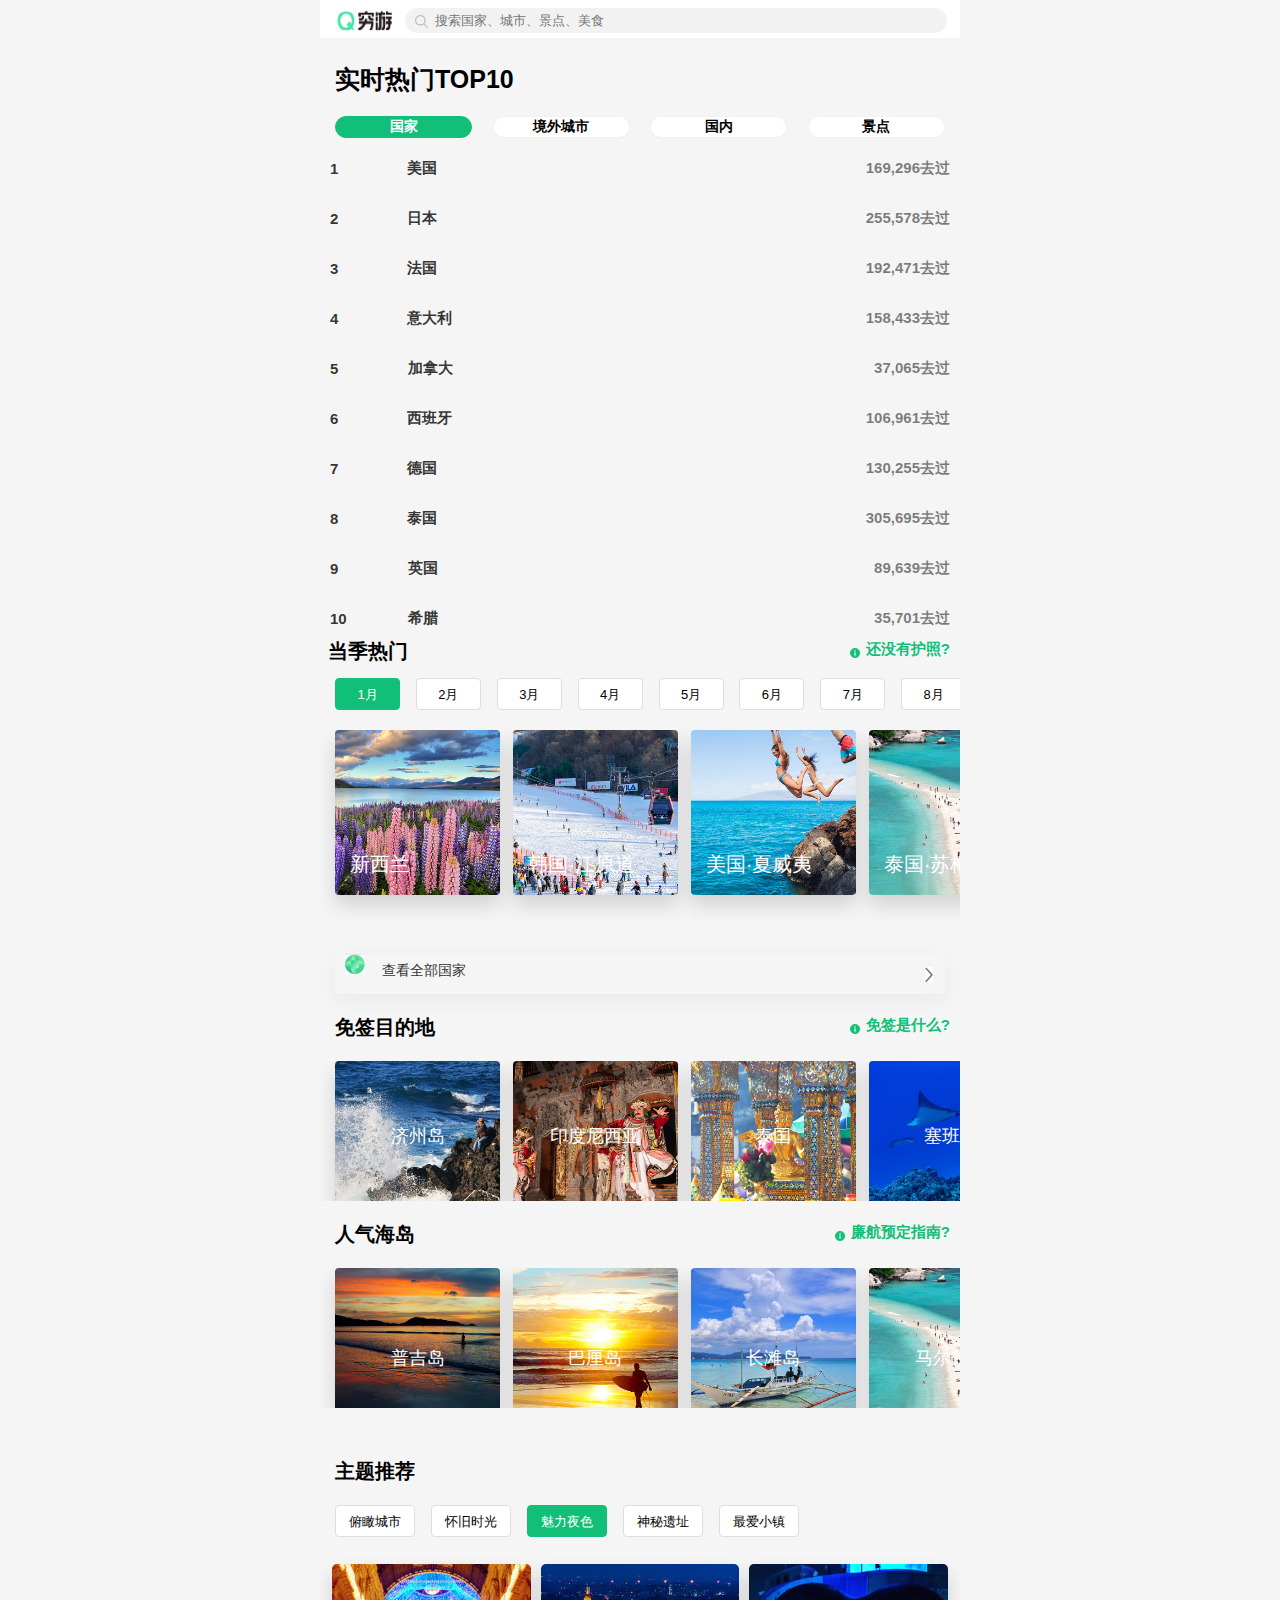
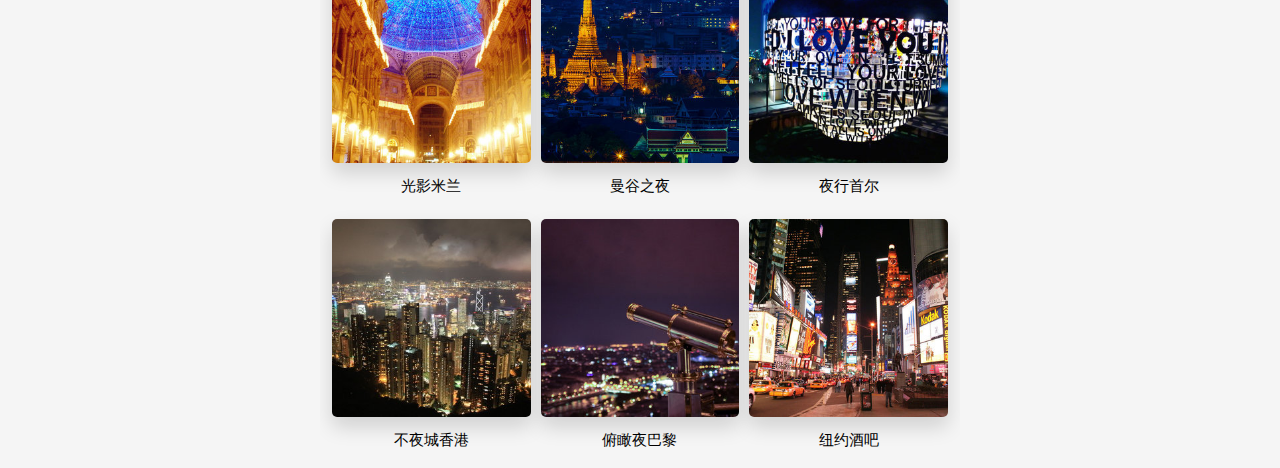
<file: 穷游.html>
<!DOCTYPE html>
<html>
	<head>
		<meta charset="utf-8">
		<meta name="viewport" content="width=device-width,initial-scale=1,minimum-scale=1,maximum-scale=1,user-scalable=no" />
		<title>穷游网|目的地旅游攻略_目的地旅游指南_旅游景点推荐</title>
		<link rel="stylesheet" type="text/css" href="穷游.css"/>
	</head>
	
	<body>
		<!-- heeader -->
		<header>
		<div class="compo-search-bar">
			<a href="index.html" class="logo"></a>
			<form action="">
			<span class="search-icon"></span>
			<input type="text" placeholder="搜索国家、城市、景点、美食"name="" id="" value="" />
			</form>
			</div>
		</header>
		
		<div class="rank">
			<div class="m-title title">
				<span class="1-tit">实时热门TOP10</span>
			</div>
			<div class="rank-wrapper">
				<div class="type-tabs">
					<div class="tab current">国家</div>
					<div class="tab">境外城市</div>
					<div class="tab">国内</div>
					<div class="tab">景点</div>
				</div>
				
			<div class="rank-container">
				<div class="rank-item">
					<a href="#" class="cell">
						<span class="ranks">1</span>
						<span class="name">美国</span>
						<span class="beento">169,296去过</span>
					</a>
					<a href="#" class="cell">
						<span class="ranks">2</span>
						<span class="name">日本</span>
						<span class="beento">255,578去过</span>
					</a>
					<a href="#" class="cell">
						<span class="ranks">3</span>
						<span class="name">法国</span>
						<span class="beento">192,471去过</span>
					</a>
					<a href="#" class="cell">
						<span class="ranks">4</span>
						<span class="name">意大利</span>
						<span class="beento">158,433去过</span>
					</a>
					<a href="#" class="cell">
						<span class="ranks">5</span>
						<span class="name">加拿大</span>
						<span class="beento">37,065去过</span>
					</a>
					<a href="#" class="cell">
						<span class="ranks">6</span>
						<span class="name">西班牙</span>
						<span class="beento">106,961去过</span>
					</a>
					<a href="#" class="cell">
						<span class="ranks">7</span>
						<span class="name">德国</span>
						<span class="beento">130,255去过</span>
					</a>
					<a href="#" class="cell">
						<span class="ranks">8</span>
						<span class="name">泰国</span>
						<em class="up"></em>
						<span class="beento">305,695去过</span>
					</a>
					<a href="#" class="cell">
						<span class="ranks">9</span>
						<span class="name">英国</span>
						<span class="beento">89,639去过</span>
					</a>
					<a href="#" class="cell">
						<span class="ranks">10</span>
						<span class="name">希腊</span>
						<span class="beento">35,701去过</span>
					</a>
				</div>
			</div>
		</div>
	</div>
		   <div class="compo-hot-month">
				<div class="m-title title">
					<span class="1-tit">当季热门</span>
					  <a href="#" class="s-tit">还没有护照?</a>
				</div>
						
				<div class="compo-slide-tab assist slide-tab">
					<div class="wrap">
						<span class="item active" style="width: 65px;">1月</span>
					    <span class="item" style="width: 65px;">2月</span>
					    <span class="item" style="width: 65px;">3月</span>
					    <span class="item" style="width: 65px;">4月</span>
					    <span class="item" style="width: 65px;">5月</span>
					    <span class="item" style="width: 65px;">6月</span>
					    <span class="item" style="width: 65px;">7月</span>
					    <span class="item" style="width: 65px;">8月</span>
					    <span class="item" style="width: 65px;">9月</span>
					    <span class="item" style="width: 65px;">10月</span>
					    <span class="item" style="width: 65px;">11月</span>
					    <span class="item" style="width: 65px;">12月</span>
					</div>
				</div>
						
					<div class="compo-slide-content assist" style="height:190px;">
						<div class="wrap">
							<a href="#" class="item">
							   <span class="cn-name">新西兰</span>
							</a>
							<a href="#" class="item">
								<span class="cn-name">韩国·江原道</span>
							 </a>
							 <a href="#" class="item">
								<span class="cn-name">美国·夏威夷</span>
							 </a>
							  <a href="#" class="item">
								<span class="cn-name">泰国·苏梅岛</span>	
							  </a>
							  <a href="#" class="item">
								 <span class="cn-name">俄罗斯·贝加尔湖</span>
							  </a>
							</div>
						</div>
					</div>
					<a href="#" class="look-all-country">
					<img src="images/绿色.png" class="icon-all" >
					查看全部国家
					<img src="images/右箭头.png" class="icon-arrow">
					</a>
					<div class="compo-visa-free">
					<div class="m-title title">
						<span class="1-tit">免签目的地</span>
						<a href="#" class="s-tit">免签是什么?</a>
					</div>
					
					<div class="compo-slide-content assist slide-content" style="height:140px;">
					   <div class="wrap">
						  <a href="#" class="item">
						   <span class="cn-name">济州岛</span>
						  </a>
						   <a href="#" class="item">
						   	<span class="cn-name">印度尼西亚</span>
						   </a>
						   <a href="#" class="item">
							<span class="cn-name">泰国</span>
						   </a>
							 <a href="#" class="item">
							  <span class="cn-name">塞班岛</span>
							</a>
							 <a href="#" class="item">
								<span class="cn-name">柬埔寨</span>
							 </a>
								<a href="#" class="item">
									<span class="cn-name">乌克兰</span>
								</a>
								<a href="#" class="item">
									<span class="cn-name">太平山</span>
								</a>
							</div>
						</div>
					</div>
				      <div class="compo-island">
					    <div class="m-title title">
						 <span class="1-tit">人气海岛</span>
						  <a href="#" class="s-tit">廉航预定指南?</a>
					  </div>
					<div class="compo-slide-content assist slide-content" style="height:140px;">
						<div class="wrap">
							<a href="#" class="item">
							  <span class="cn-name">普吉岛</span>
							</a>
							<a href="#" class="item">
								<span class="cn-name">巴厘岛</span>
							</a>
							<a href="#" class="item">
								<span class="cn-name">长滩岛</span>
							</a>
							<a href="#" class="item">
								<span class="cn-name">马尔代夫</span>
							</a>
							<a href="#" class="item">
								<span class="cn-name">沙巴</span>
							</a>
							<a href="#" class="item">
								<span class="cn-name">甲米</span>
							</a>
							<a href="#" class="item">
								<span class="cn-name">冲绳</span>
							</a>
						</div>
					 </div>
				</div>
						
						
					<div class="theme-rec-wrap">
						<div class="m-title">
							<span class="1-tit">主题推荐</span>
						</div>
						<div class="com-slide-tab assist">
							<div class="wrap">
								<span class="item" style="width: 80px;">俯瞰城市</span>
								<span class="item" style="width: 80px;">怀旧时光</span>
								<span class="item active" style="width: 80px;">魅力夜色</span>
								<span class="item" style="width: 80px;">神秘遗址</span>
								<span class="item" style="width: 80px;">最爱小镇</span>
							</div>
						</div>

						
					 <div class="bottom-box-content">
						<ul>
							<li><a href=""><img src="images/光影米兰.jpg" alt=""></a>
							<span>光影米兰</span></li>
							<li><a href=""><img src="images/曼谷之夜.jpg" alt=""></a>
							<span>曼谷之夜</span></li>
							<li><a href=""><img src="images/夜行首尔.jpg" alt=""></a>
							<span>夜行首尔</span></li>
							<li><a href=""><img src="images/不夜城香港.jpg" alt=""></a>
							<span >不夜城香港</span></li>
							<li><a href=""><img src="images/俯瞰夜巴黎.jpg" alt=""></a>
							<span>俯瞰夜巴黎</span></li>	
							<li><a href=""><img src="images/纽约酒吧.jpg" alt="" ></a>
							<span>纽约酒吧</span></li>
						</ul>
				   </div>
			  </div>			
	   </body>
</html>
</file>
<file: index.css>
*{
	margin: 0;
	padding: 0;
	-webkit-tap-highlight-color: transparent;
	-webkit-box-sizing: border-box;
	box-sizing: border-box;
}
body{
	position: relative;
	width: 100%;
	min-width: 320px;
	max-width: 640px;
	font-size: 14px;
	color: #000;
	font-family: "microsoft yahei",sans-serif;
	margin: 0 auto;
	overflow-x: hidden;
	background-color: white;
}
a{
	color: #666;
	text-decoration: none;
}
a:hover{
	text-decoration: none;
}
ul,ol{
	list-style: none;
}
input{
	border: none;
	outline: none;
}
img{
	border: none;
}
.clearfix:after,
.clearfix::before{
	content: '';
	display: block;
	height: 0;
	visibility: hidden;
	clear: both;
}
.search-index{
	width: 100%;
	height: 44px;
	box-sizing: border-box;
	line-height: 30px;
	display: flex;
	flex-direction: row;
	justify-content: space-between;
	align-items: center;
	background-color: white;
}
.search-index .logo{
	width: 63px;
	height: 30px;
	margin-left: 12px;
}
.search-index .logo img{
	display: inline-block;
	height: 20px;
	line-height: 30px;
	vertical-align: middle;
}
.search-index .search-index-box{
	align-self: center;
	height: 30px;
	flex: 1;
	margin-left: 10px;
	margin-right: 10px;
	overflow: hidden;
	border-radius: 15px;
	background-color: #f0f0f0;
	padding: 0 18px;
	flex-direction: row;
}
.search-index .search-index-box .search-icon {
	width: 15px;
	height: 15px;
	vertical-align: middle;
	display: inline-block;
	background: url(image/1.png) no-repeat -60px -280px;
	background-size: 104px 328px;
}
.search-index .search-index-box span:last-child {
	font-size: 14px;
	display: inline-block;
	margin-left: 3px;
	color: #666;
}
.search-index .user-info{
	align-self: flex-end;
	width: 28px;
	height: 28px;
	line-height: 30px;
	vertical-align: middle;
	position: relative;
}
.search-index .user-info a{
	display: block;
	width: 28px;
	height: 28px;
	overflow: hidden;
	margin-top: -8px;
	margin-left: -5px;
}
.search-index .user-info a img{
	width: 100%;
	height: 100%;
}


.tu{
	position: relative;
	overflow: hidden;
	height:100%;
	display: block;
	transform: none;
}
.tu a img{
	vertical-align: top;
	width: 100%;
	height: 100%;
	object-fit: cover;
}
		 /*设置边框下的图片*/
.play-box img{
	width:100%;
	height:250px;
	border:0;
	}
	/*设置超链接下的所有图片不显示*/
.play-box a{
	display:block; /*现在是文本状态，要修改为块状*/
	overflow:hidden; /*隐藏超过边框高度的图片*/
	opacity:0; /*默认图片为全透明*/
	height:0; /*默认高度为0*/
	transition:opacity .5s; /*默认透明度过渡时间为0.5s*/
	}
	/*设置当前图片显示*/
#imgList a.current{
	opacity:1; /*默认图片显示*/
	height:auto; /*默认高度为自动*/
	}
	
	/*设置列表ul下的li*/
.iconList ul li{
	width:10px;
	height:10px;
	margin:0 4px;
	font-size:0;
	border-radius:50%;
	background-color:#fff;
	cursor:pointer;
	float:left;
	}
	/*当图片变化时，图标也跟着变化*/
ul li.current{
	background-color:red;
	}
	/*设置图标绝对定位*/
.iconList{
	position:absolute;
	bottom:10px;
	left:50%;
	margin-left:-25px;
	}


.xiaotu{
	margin-top: 12.5px;
	display: block;
	overflow: hidden;
	width: 100%;
	height: 100%;
	position: relative;
}
.xiaotu ul{
	display: flex;
	flex-wrap: wrap;
}
.xiaotu ul li{
	box-sizing: border-box;
	width: 20%;
	padding: 5px;
	flex: 0 0 20%;
}
.xiaotu ul li a{
	display: block;
	position: relative;
}
.xiaotu ul li a img{
	display: block;
	width: 100%;
	height: 100%;
	margin: 0 auto;
}
.xiaotu ul li a p{
	display: block;
	width: 100%;
	font-size: 12px;
	text-align: center;
	color: #666666;
}
.zdzk{
	width: 100%;
}
.zdzk .zdzk-zi{
	position: relative;
	height: 40px;
	width: 100%;
	top: 18px;
	font-size: 20px;
	color: #000000;
	font-weight: bold;
	line-height: 40px;
	padding-left: 4%;
}
.zdzk .zdzk-tu ul{
	box-sizing: border-box;
	width: 98%;
	padding-top: 8%;
	padding-left: 5%;
	padding-right: 4%;
	white-space: nowrap;
}
.zdzk .zdzk-tu ul li{
	overflow: hidden;
	display: inline-block;
	box-sizing: border-box;
	width: 50%;
	box-shadow: 1px 1px 2px #53BAED;
	border: 1px solid #CCCCCC;
	border-radius: 9px;
}
.zdzk .zdzk-tu ul li a{
	display: block;
}
.zdzk .zdzk-tu ul li .zdzk-tu{
	position: relative;
	width: 100%;
	padding-top: 70%;
}
.zdzk .zdzk-tu ul li .zdzk-tu img{
	position: absolute;
	top: 0;
	left: 0;
	vertical-align: top;
	width: 100%;
	height: 100%;
}
.zdzk .zdzk-tu ul li p{
	width: 100%;
	overflow: hidden;
	margin-top:8px;
	padding-left: 6px;
	font-size: 14px;
	font-weight:bold;
	color: #333333;
	box-sizing: border-box;
	white-space: normal;
	display: -webkit-box;
	-webkit-line-clamp: 2;
	-webkit-box-orient: vertical;
} 
.zdzk .zdzk-tu ul li a span{
	width: 100%;
	line-height: 35px;
}
.zdzk .zdzk-tu ul .left{
	margin-right: 3px;
}
.zdzk .zdzk-tu ul .left span:nth-of-type(1){
	color: red;
	margin-left:10px;
	font-size: 13px;
}
.zdzk .zdzk-tu ul .left span:nth-of-type(2){
	margin-left:-3px;
	font-size: 13px;
}
.zdzk .zdzk-tu ul .right span:nth-of-type(1){
	color: red;
	margin-left:10px;
	font-size: 13px;
}
.zdzk .zdzk-tu ul .right span:nth-of-type(2){
	margin-left:-3px;
	font-size: 13px;
}


.jxwl{
	width: 100%;
	display: block;
	height: 230px;
	position: relative;
}
.jxwl .jxwl-zi{
	position: relative;
	height: 40px;
	width: 100%;
	top: 25px;
	font-size: 20px;
	color: #000000;
	font-weight: bold;
	line-height: 40px;
	padding-left: 4%;
}
.jxwl .jxwl-biao{
	width: 100%;
	height: 100%;
	padding-top: 35px;
}
.jxwl .jxwl-biao ul{
	display: flex;
	flex-wrap: wrap;
	padding: 0 3.5%;
}
.jxwl .jxwl-biao ul li{
	flex: 0 0 33.33%;
	box-sizing: border-box;
	display: flex;
	width: 33.33%;
	height: 55px;
	align-items: center;
	justify-content: center;
	margin: 0 auto;
	
}
.jxwl .jxwl-biao ul li a{
	display: block;
	overflow: hidden;
	position: relative;
	color: #333333;
	width:100px;
	height:40px;
	font-size: 14px;
	padding-left: 6px;
	padding-top: 13px;
	box-sizing: border-box;
	border-radius:5px;
	line-height: 3px;
	border: 1px solid #CCCCCC;
	box-shadow: 0 4px 5px #CCCCCC;
	white-space: nowrap;
	text-overflow: ellipsis;
}

.jxwl .jxwl-biao ul li a img{
	width: 30px;
	height: 25px;
	display: block;
	position: absolute;
	left: 65px;
}


.jxgl{
	display: block;
	margin: 4%;
}
.jxgl .jxgl-zi{
	position: relative;
	height: 40px;
	width: 100%;
	top: 25px;
	font-size: 20px;
	color: #000000;
	font-weight: bold;
	line-height: 40px;
	padding-left: 4%;
}
}
.jxgl .jxgl-zi .gl{
	position: relative;
	height: 40px;
	width: 100%;
	text-align: left;
	font-size: 20px;
	color: #000000;
	font-weight: bold;
	line-height: 40px;
	padding-left: 4%;
}
.jxgl .jxgl-zi a{
	overflow: hidden;
	position: absolute;
	display: block;
	background: #02db94;
	border-radius: 20px;
	width: 133px;
	height: 23px;
	line-height: 23px;
	text-align: center;
	color: #fff;
	font-size: 13px;
	right: 3.5%;
	top:10px;
}
.jxgl .jxgl-zi a span::before{
	height: 14px;
	width: 14px;
	content: "";
	margin-right: 4px;
	display: inline-block;
	background: url(image/！.png) no-repeat;
	background-size: 14px 14px;
	vertical-align: -2px;
}
.jxgl .jxgl-zi a span::after{
	content: "";
	display: inline-block;
	width: 7px;
	height: 11px;
	background: url(image/》.png) no-repeat;
	background-size:7px 11px ;
	margin-left: 4px;
	vertical-align: -0.6px;
}
.jxgl-tu{
	margin-top: 40px;
	width: 100%;
	display: flex;
	flex-direction: row;
}
.row{
	display: flex;
	flex-direction: column;
	width: 100%;
	margin-bottom: 10px;
	margin-right: 3.5%;
}
.jxgl-tu1{
	width: 100%;
	margin-right: 3%;
}
.jxgl-tu1 a{
	display: block;
	overflow: hidden;
}
.jxgl-tu1 a img{
	width: 100%;
	height: 100%;
	border-radius: 10px;
}
.tu1-1{
	width: 100%;
		height: 48px;
		line-height: 23px;
		margin-top: 6px;
		font-size: 14px;
		color: #000000;
		font-weight: bold;
		overflow: hidden;
		display: -webkit-box;
		text-overflow: ellipsis;
		-webkit-line-clamp: 2;
		-webkit-box-orient: vertical;
}
.tu1-bottom{
	width: 100%;
	height: 25px;
	display: flex;
	justify-content: space-between;
}
.tu1-bottom .tu1-left{
	vertical-align: middle;
	display: flex;
}
.tu1-left span:nth-of-type(1){
	background: url(image/5-1a.jpg) no-repeat;
	display: inline-block;
	vertical-align: middle;
	overflow: hidden;
	width: 23px;
	height: 23px;
	background-size: 23px 23px;
	border-radius: 50%;
}
.tu1-2{
	display: inline-block;
	vertical-align: middle;
	line-height: 23px;
	font-size: 12px;
	margin-left: 5px;
}
.tu1-right{
	color: #666;
	font-family: "arial narrow";
	font-weight: bold;
	margin-top: 5px;
	margin-right: 5px;
	display: flex;
}
.tu1-right span:nth-of-type(1){
	background: url(image/5-1b.png) no-repeat;
	vertical-align: middle;
	width: 18px;
	height: 15px;
	background-size: 18px 15px;
}
.tu1-right span:nth-of-type(2){
	display: flex;
	line-height: 23px;
	font-size: 16px;
	margin-top: -4px;
	margin-left: 4px;
}
.jxgl-tu2{
	width: 100%;
	overflow: hidden;
}
.jxgl-tu2 a{
	display: block;
	overflow: hidden;
}
.jxgl-tu2 a img{
	width: 100%;
	height: 100%;
	border-radius: 15px;
}
.tu2-left span:nth-of-type(1){
	background:url(image/5-3a.jpg) no-repeat;
	display: inline-block;
	vertical-align: middle;
	overflow: hidden;
	width: 23px;
	height: 23px;
	background-size: 23px 23px;
	border-radius: 50%;
}

.jxgl-tu3{
	width: 100%;
	overflow: hidden;
	position: relative;
}
.jxgl-tu3 a{
	display: block;
	overflow: hidden;
}
.jxgl-tu3 a img{
	width: 100%;
	height: 100%;
	border-radius: 15px;
}
.tu3-left span:nth-of-type(1){
	background:url(image/5-2a.jpg) no-repeat;
	display: inline-block;
	vertical-align: middle;
	overflow: hidden;
	width: 23px;
	height: 23px;
	background-size: 23px 23px;
	border-radius: 50%;
}

.jxgl-tu4{
	width: 100%;
	overflow: hidden;
	position: relative;
	margin-top: 5px;
}
.jxgl-tu4 a{
	display: block;
	overflow: hidden;
}
.jxgl-tu4 a img{
	width: 100%;
	height: 100%;
	border-radius: 15px;
}
.tu4-left span:nth-of-type(1){
	background:url(image/5-4a.jpg) no-repeat;
	display: inline-block;
	vertical-align: middle;
	overflow: hidden;
	width: 23px;
	height: 23px;
	background-size: 23px 23px;
	border-radius: 50%;
}

.jxgl-tu5{
	width: 100%;
	overflow: hidden;
	position: relative;
	margin-top: 5px;
}
.jxgl-tu5 a{
	display: block;
	overflow: hidden;
}
.jxgl-tu5 a img{
	width: 100%;
	height: 100%;
	border-radius: 15px;
}
.tu5-left span:nth-of-type(1){
	background:url(image/5-5a.jpg) no-repeat;
	display: inline-block;
	vertical-align: middle;
	overflow: hidden;
	width: 23px;
	height: 23px;
	background-size: 23px 23px;
	border-radius: 50%;
}
</file>
<file: qy-css/hotel-richu.css>
*{
	margin: 0;
	padding: 0;
	/* 移动端高亮显示去掉 */
	-webkit-tap-highlight-color: transparent;
	 /* 盒子模型设为CSS3 */
	 -webkit-box-sizing: border-box;
	 box-sizing: border-box;
}
body{
	/* 最大最小宽度 */
	width: 100%;
	max-width: 540px;
	min-width: 320px;
	/* 字体样式 */
	font-size: 14px;
	color: #000;
	font-family: "microsoft yahei" , sans-serif;
	/* 居中 */
	margin: 0 auto;
	/* 去掉水平方向的滚动条 */
	overflow-x: hidden;
	/* 背景色 */
	background-color: #f4f4f4;
}
a{
	color: #666;
	text-decoration: none;
}
a:hover{
	text-decoration: none;
}
ul,ol{
	list-style: none;
}
input{
	border: none;
	outline: none;
}
img{
	border: none;
}
.clearfix::after,
.clearfix::before{
	content: "";
	display: block;
	height: 0;
	visibility: hidden;
	clear: both;
}

/* big-top */
.big-top{
	width: 100%;
	height: 120px;
}
.big-top>.big-nav{
	display: flex;
	justify-content: space-between;
	align-items: center;
	flex-direction: row;
	width: 100%;
	height: 60px;
	background-color: #fff;
}
.big-top>.big-nav>.dy{
	width: 100%;
	flex: 1;
	margin-top: 10px;
}
.big-top>.big-nav>.dy>a{
	width: 100%;
}
.big-top>.big-nav>.dy>a>img{
	width: 30%;
}
.big-top>.big-nav>.logo{
	width: 100%;
	flex: 1;
}
.big-top>.big-nav>.logo>a{
	width: 100%;
}
.big-top>.big-nav>.logo>a>img{
	width: 100%;
}
.big-top>.big-nav>.button{
	width: 100%;
	flex: 1;
}
.big-top>.big-nav>.button>a{
	width: 100%;
	margin-left: 120px;
}
.big-top>.big-nav>.button>a>img{
	width: 14%;
	
}
.search-box{
	display: flex;
	flex-direction: row;
	width: 100%;
	height: 60px;
	border-top: 1px solid #ccc;
	background-color: white;
}
.search-box>.search-ip{
	display: flex;
	margin-top: 7px;
	width: 85%;
	height: 45px;
	border-radius: 50px;
	background: rgba(0,0,0,.07);
}
.search-box>.search-ip>.search-txt{
	width: 100%;
	display: flex;
	flex-direction: column;
	font-size: 13px;
	justify-content: center;
	margin-left: 5px;
	color: #444;
}
.search-box>.search-ip>.search-txt>span{
	padding-left: 12px;
}
.search-box>.search-ip>.search-img{
	width: 10%;
	position: relative;
}
.search-box>.search-ip>.search-img>em{
	display: block;
	position: absolute;
	top: 6px;
	left:0px;
	width: 30px;
	height: 30px;
	border: 2px solid #000;
	border-radius: 50%;
	transform: scale(.5);
}
.search-box>.search-ip>.search-img>em::before{
	content: "";
	display: inline-block;
	position: absolute;
	right: -8px;
	bottom: -4px;
	border-width: 0;
	background: #000;
	width: 14px;
	height: 2px;
	transform: rotate(45deg);
}
.search-box>.cny{
	display: flex;
	flex-direction: column;
	justify-content: center;
	align-items: center;
	width: 10%;
	font-size: 5px;
	color: gray;
}
.search-box>.cny>img{
	width: 40%;
}
.search-box>.map{
	display: flex;
	flex-direction: column;
	width: 10%;
	justify-content: center;
	align-items: center;
	font-size: 5px;
	color: gray;
}
.search-box>.map>img{
	width: 30%;	
}


.three{
	width: 100%;
	height: 30px;
	display: flex;
	flex-direction: row;
	margin-top: 10px;
	color:#488bf8 ;
	font-size: 12px;
}
.three>.sx{
	margin-right: 10px;
	display: flex;
	width: 13%;
	height: 25px;
	background-color: white;
	border-radius: 50px;
	align-items: center;
	justify-content: center;
	box-shadow: 2px 2px 2px #ccc;
}
.three>.zc{
	margin-right: 10px;
	display: flex;
	width: 10%;
	height: 25px;
	background-color: white;
	border-radius: 50px;
	align-items: center;
	justify-content: center;
	box-shadow: 2px 2px 2px #ccc;
}
.three>.ms{
	display: flex;
	width: 15%;
	height: 25px;
	background-color: white;
	border-radius: 50px;
	align-items: center;
	justify-content: center;
	box-shadow: 2px 2px 2px #ccc;
}


.yd-box{
	width: 100%;
	height: 50px;
	margin-top: 10px;
	box-shadow: 2px 2px 2px #ccc;
	border-radius: 10px;
	background-color: #f3f9f2;
	display: flex;
	flex-direction: row;
	border: 0.5px solid #ccc;
}
.yd-box>.yd-img{
	display: flex;
	flex-direction: row;
	align-items: center;
	width: 85%;
	margin-left: 10px;
	color: #28871c;
	font-weight: bold;
	font-size: 13px;
}
.yd-box>.yd-img>img{
	width: 9%;
	padding-right: 5px;
	box-sizing: content-box;
}
.yd-box>.yd-txt{
	line-height: 50px;
	width: 12%;
	font-size: 13px;
	color: #5392f9;
	font-weight: bold;
}

.ag-box{
	display: flex;
	flex-direction: row;
	align-items: center;
	margin-top: 10px;
	width: 100%;
	height: 60px;
	border-radius: 10px;
	box-shadow: 1px 1px 1px #ccc;
	background-color: #38435a;
}
.ag-box>.ag-txt{
	display: flex;
	align-items: center;
	width: 80%;
	margin-left: 20px;
}
.ag-box>.ag-txt>img{
	width: 10%;
	margin-top: -5px;
}
.ag-box>.ag-txt>span{
	margin-left: 10px;
	color: #fff;
}
.ag-box>.ag-img{
	width: 9%;
}
.ag-box>.ag-img>.ag-ip{
	width: 100%;
	height: 26px;
	border-radius: 50px;
	background-color: #d5d9e2;
	box-shadow: 1px 0px 1px #ccc;
}
.ag-box>.ag-img>.ag-ip>span{
	width: 50%;
	height: 25px;
	display: block;
	border-radius: 50%;
	background-color: #fff;
	box-shadow: 2px 0px 2px #ccc;
}


.hotel-box{
	margin-top: 10px;
	margin-bottom: 10px;
	width: 100%;
	background-color: white;
}
.hotel-box>.hotel-top{
	width: 100%;
	display: flex;
	flex-direction: row;
	align-items: center;
	height: 40px;
	color: #fff;
	font-size: 13px;
	background: linear-gradient(to right,#2b5293,#4688f3);
}
.hotel-box>.hotel-top>.top-left{
	width: 85%;
	padding-left: 10px;
}

.hotel-box>.content{
	width: 100%;
	height: 450px;
	display: flex;
	flex-direction: row;
}
.hotel-box>.content>.content-img{
	display: flex;
	flex-direction: row;
	position: relative;
	width: 50%;
}
.hotel-box>.content>.content-img>.bor{
	position: absolute;
	left: -4px;
	top: 8px;
	text-align: center;
	line-height: 30px;
	color: #fff;
	font-size: 13px;
	width: 35%;
	height: 30px;
	background-color: #007038;
	
}
 .hotel-box>.content>.content-img>img{
	width: 100%;
	height: 290px;
 }
 .hotel-box>.content>.content-img>em{
	display: block;
	position: absolute;
	top: 260px;
	left:5px;
	width: 25px;
	height: 25px;
	border: 4px solid #fff;
	border-radius: 50%;
	transform: scale(.5);
 }
 .hotel-box>.content>.content-img>em::before{
	content: "";
	display: inline-block;
	position: absolute;
	right: -10px;
	bottom: -5px;
	border-width: 0;
	background: #fff;
	width: 15px;
	height: 4px;
	transform: rotate(45deg);
 }
.hotel-box>.content>.content-img>span{
	position: absolute;
	top: 265px;
	left:30px;
	font-size: 13px;
	color: #fff;
	font-weight: bold;
}
.hotel-box>.content>.content-txt{
	width:55%;
	height:185px;
}
.hotel-box>.content>.content-txt>.content-txt-top{
	width:100%;
	height: 67px;
	background-color: #fff;
	display: flex;
	flex-direction: row;
}
.hotel-box>.content>.content-txt>.content-txt-top>.content-txt-top-1{
	padding-left: 8px;
	padding-top: 5px;
	font-weight: bold;
	display: flex;
	flex-direction: row;
	font-size: 15px;
}
.hotel-box>.content>.content-txt>.content-txt-top>.content-txt-top-1>.start{
	margin-top: 35px;
	display: block;
	width: 30px;
	height: 30px;
	background: url(../qy-img/x.jpg) 50%/contain no-repeat;
}
.hotel-box>.content>.content-txt>.content-txt-cen{
	width: 100%;
	height: 120px;
}
.hotel-box>.content>.content-txt>.content-txt-cen>.content-col{
	padding: 10px;
	box-sizing: content-box;
	width: 100%;
	display: flex;
	flex-direction: column;
}
.hotel-box>.content>.content-txt>.content-txt-cen>.content-col>.hr{
	width: 100%;
	display: flex;
	flex-direction: row;
	align-items: center;
}.hotel-box>.content>.content-txt>.content-txt-cen>.content-col>.hr{
	color: gray;
	font-size: 13px;
}
.hotel-box>.content>.content-txt>.content-txt-cen>.content-col>.hr>.bl{
	padding-top: 5px;
	color: #444;
	font-weight: bold;
	font-size: 15px;
}
.hotel-box>.content>.content-txt>.content-txt-cen>.content-col>.hr>.kh{
	padding-top: 5px;
	font-size: 15px;
	color: #444;
}
.hotel-box>.content>.content-txt>.content-txt-cen>.content-col>.hz{
	margin-top: 5px;
	width: 20%;
	height: 25px;
	background-color: #e8f7e9;
	text-align: center;
	line-height: 25px;
	color:#007038 ;
	font-size: 13px;
	font-weight: bold;
}
.hotel-box>.content>.content-txt>.content-txt-cen>.content-col>.clear{
	margin-top: 5px;
	width: 40%;
	height: 25px;
	background: rgb(221, 233, 253);
	text-align: center;
	line-height: 25px;
	color:#8392f9 ;
	font-size: 13px;
	border-radius:5px;
}
.conten-bot{
	width: 100%;
	height: 103px;
	display: flex;
	position: relative;
	flex-direction: column;
}
.conten-bot>.content-bot-1{
	position: absolute;
	top: 0;
	right: 0;
	width:35%;
	height: 23px;
	color: #fff;
	font-size: 13px;
	line-height: 23px;
	text-align: center;
	background-color: #e44746;
}
.conten-bot>.content-bot-2{
	position: absolute;
	top: 30px;
	left: 128px;
	width:100%;
	height: 23px;
}
.conten-bot>.content-bot-2>span:nth-of-type(1){
	font-size: 12px;
	color: #333;
	text-decoration: line-through;
}
.conten-bot>.content-bot-2>span:nth-of-type(2){
	font-size: 14px;
	color: #e44746;
}
.conten-bot>.content-bot-2>span:nth-of-type(2)>.tw{
	font-size: 20px;
	font-weight: bold;
}
.conten-bot>.content-bot-3{
	position: absolute;
	top: 58px;
	left: 188px;
	width:100%;
	height: 20px;
	font-size: 13px;
	color: gray;
}
.conten-bot>.content-bot-4{
	position: absolute;
	top: 80px;
	left: 198px;
	width:100%;
	height: 20px;
	font-size: 13px;
	color: #32a923;
}
</file>
<file: qy-css/hotel-search.css>
*{
	margin: 0;
	padding: 0;
	/* 移动端高亮显示去掉 */
	-webkit-tap-highlight-color: transparent;
	 /* 盒子模型设为CSS3 */
	 -webkit-box-sizing: border-box;
	 box-sizing: border-box;
}
body{
	/* 最大最小宽度 */
	width: 100%;
	max-width: 540px;
	min-width: 320px;
	/* 字体样式 */
	font-size: 14px;
	color: #000;
	font-family: "microsoft yahei" , sans-serif;
	/* 居中 */
	margin: 0 auto;
	/* 去掉水平方向的滚动条 */
	overflow-x: hidden;
	/* 背景色 */
	background-color: #f4f4f4;
}
a{
	color: #666;
	text-decoration: none;
}
a:hover{
	text-decoration: none;
}
ul,ol{
	list-style: none;
}
input{
	border: none;
	outline: none;
}
img{
	border: none;
}
.clearfix::after,
.clearfix::before{
	content: "";
	display: block;
	height: 0;
	visibility: hidden;
	clear: both;
}

.bigbox{
	width: 100%;
	height: 690px;
	background-color: white;
}
.bigbox>.top{
	display: flex;
	justify-content: center;
	align-items: center;
	flex-direction: row;
	width: 100%;
	height: 50px;
}
.bigbox>.top>.left{
	position: relative;
	padding-top: 10px;
	padding-left: 20px;
	margin-left: 10px;
	width: 85%;
	height: 40px;
	background: rgba(0,0,0,.07);
	border-radius: 50px;
}
.bigbox>.top>.left>em{
	    display: block;
	    position: absolute;
		top: 3px;
	    left:8px;
	    width: 30px;
	    height: 30px;
	    border: 5px solid #000;
	    border-radius: 50%;
	    transform: scale(.5);
}
.bigbox>.top>.left>em::before{
	    content: "";
	    display: inline-block;
	    position: absolute;
	    right: -11px;
	    bottom: -9px;
	    border-width: 0;
	    background: #000;
	    width: 15px;
	    height: 5px;
	    transform: rotate(45deg);
}

.bigbox>.top>.left>input{
	flex: 3;
	font-size: 18px;
	border: 0;
	padding-left: 20px;
	background-color: transparent;
}
.bigbox>.top>.href{
	flex: 1;
	padding-left: 15px;
}
.bigbox>.top>.href>a{
	font-size: 17px;
	color: #000;
}

.bot{
	width: 100%;
	height: 200px;
	margin-top: 20px;
}
.bot>span{
	color: #ccc;
	font-size: 18px;
	padding-left: 20px;
}
.bot>.bot-nav{
	margin-left: 20px;
	margin-top: 20px;
	width: 100%;
}
.bot>.bot-nav>.nav{
	display: block;
	font-size: 17px;
	float: left;
	color: #444;
	width: 90px;
	border-radius: 15px;
	line-height: 35px;
	text-align: center;
	height: 35px;
	margin: 10px 10px 10px 10px;
	background: rgba(0,0,0,.07);
}
</file>
<file: qy-css/hotel.css>
*{
	margin: 0;
	padding: 0;
	/* 移动端高亮显示去掉 */
	-webkit-tap-highlight-color: transparent;
	 /* 盒子模型设为CSS3 */
	 -webkit-box-sizing: border-box;
	 box-sizing: border-box;
}
body{
	/* 最大最小宽度 */
	width: 100%;
	max-width: 540px;
	min-width: 320px;
	/* 字体样式 */
	font-size: 14px;
	color: #000;
	font-family: "microsoft yahei" , sans-serif;
	/* 居中 */
	margin: 0 auto;
	/* 去掉水平方向的滚动条 */
	overflow-x: hidden;
	/* 背景色 */
	background-color: #f4f4f4;
}
a{
	color: #666;
	text-decoration: none;
}
a:hover{
	text-decoration: none;
}
ul,ol{
	list-style: none;
}
input{
	border: none;
	outline: none;
}
img{
	border: none;
}
.clearfix::after,
.clearfix::before{
	content: "";
	display: block;
	height: 0;
	visibility: hidden;
	clear: both;
}

.big-box{
	width: 100%;
	height: 365 0px;
}

/* search-index */
.search-index {
	width: 100%;
	height: 50px;
	box-sizing: border-box;
	display: flex;
	justify-content: space-between;
	background: #fff;
}

.search-index .a {
	display: inline-flex;
	justify-content: center;
	align-items: center;
	
}
.search-index .b{
	font-size:20px;
	color: #444;
	display: flex;
	align-items: center;
}

.bj{
	width: 100%;
	height: 650px;
	background-color: #50b8ea;
	background-image: linear-gradient(315deg,transparent,hsla(0,0%,100%,.4));
	transition: background .4s ease;
}
.bj>h1{
	color: #fff;
	padding-top: 80px;
	padding-left: 30px;
	font-size:50px;
	font-weight: normal;
}
.bj>.hw{
	width: 100%;
	padding-top: 60px;
	padding-left: 30px;	
}
.bj>.hw>.bj-1{
	float: left;
	margin-right: 20px;
	font-weight: bold;
	font-size: 20px;
	color: #fff;
}
.bj>.hw>.bj-1>span:nth-of-type(1){
	padding-bottom: 5px;
	
}
.colo{
	background-color: #704dff;
}
.colo-1{
	background-color: #50b8ea;
	background-image: linear-gradient(315deg,transparent,hsla(0,0%,100%,.4));
}
.bj>.hw>.bj-2{
	float: left;
	font-weight: bold;
	font-size: 20px;
	color: #fff;
	width:80px;
}
.table{
	border-bottom: 4px solid #fff;
	padding-bottom: 5px;
}
.bj>.hw>.bj-2{
	margin-left: 20px;
}
.bj>.bj-form{
	margin:20px auto;
	width: 90%;
	height: 60px;
	background-color: #fff;
	border-radius: 10px;
	border: 1px solid #ccc;
	display: flex;
	flex-direction: row;
	align-items: center;
	padding-left: 20px;
	
}
.bj>.bj-form>a{
font-size: 18px;
	color: #ccc;
}
.bj>.button>button{
	margin:20px auto;
	box-sizing: border-box;
	display: flex;
	justify-content: center;
	align-items: center;
	flex-direction: row;
	width: 90%;
	height: 70px;
	border: 2px solid #fff;
	background: transparent;
	border-radius: 10px;
	color: #fff;
	font-size: 20px;
}
.bj>.button>button>a{
	display: block;
	width: 50px;
	height: 50px;
	background-color: transparent;
	background:url(../qy-img/2.png) no-repeat;
	background-size:50px 35px;
	margin-top: 18px;
}
.bj-bot>.bj-bot-1{
	margin:20px auto;
	width: 90%;
	/* height: 40px; */
	display: flex;
	flex-direction: row;
	align-items: center;
	justify-content: center;
	font-size: 15px;
	color: hsla(0,0%,100%,.6);
}

section{
	margin-top: 30px;
	width: 100%;
	height: 300px;
}
section>.sec-top{
	font-size: 30px;
	font-weight: bold;
	margin-left: 20px;
}
.nav-sec {
	margin-top: 20px;
	width: 100%; 
	margin-left: 20px;
}
.nav-sec ul {
	width: 100%;
}
.nav-sec ul div{
	width: 15%;
	float: left;
	margin-left: 15px;
}
.nav-sec ul div li{
	width: 100%;
	text-align: center;
	padding-bottom: 10px;
	font-size: 19px;
}
.table1{
	font-weight: bold;
	color: #35C2A8;
	border-bottom: 3px solid #35C2A8;
}

.bj-ect{
	width: 90%;
	height: 450px;
	margin: 20px auto;
	border-radius: 10px;
	background-color: #fff;
	box-shadow: 2px 2px 2px #ccc;
}
#bj-ect-1{
	width: 100%;
	height:460px;
	padding-top: 20px;
}
#bj-ect-2{
	width: 100%;
	height:460px;
	padding-top: 20px;
}
#bj-ect-3{
	width: 100%;
	height:450px;
	padding-top: 20px;
}
#bj-ect-4{
	width: 100%;
	height:450px;
	padding-top: 20px;
}
#bj-ect-5{
	width: 100%;
	height:450px;
	padding-top: 20px;
}

.nav{
	width: 90%;
	height: 320px;
	margin: 300px 30px 30px ;
}
.nav>.nav-top{
	font-size: 22px;
	font-weight: bold;
	padding-top: 20px;
}
.nav>.nav-bj{
	display: flex;
	flex-direction: row;
	margin-top: 20px;
	width: 100%;
}
.nav>.nav-bj>a{
	display: flex;
	flex-direction: row;
	width: 100%;
}
.nav>.nav-bj>a>.pic{
	margin-right: 20px;
	width: 50%;
	height: 260px;
	background-color: #fff;
}
.nav>.nav-bj>a>.pic>img{
	border-top-left-radius: 10px;
	border-top-right-radius: 10px;
	width: 100%;
}
.nav>.nav-bj>a>.pic-1{
	width: 43%;
	height: 260px;
	background-color: #fff;
}
.nav>.nav-bj>a>.pic-1>img{
	border-top-left-radius: 10px;
	border-top-right-radius: 10px;
	width: 100%;
}
.nav>.nav-bj>a>.pic>.pic-bot{
	flex: 1;
	padding: .1rem;
	display: flex;
	flex-direction: column;
	justify-content: space-between;
	color: #000;
}
.nav>.nav-bj>a>.pic>.pic-bot>.nav-text-1{
	margin-top: 10px;
	margin-left: 15px;
	font-size:17px;
	font-weight: 500;
	white-space: nowrap;
	overflow: hidden;
	text-overflow: ellipsis;
}
.nav>.nav-bj>a>.pic>.pic-bot>.nav-text-2{
	display: flex;
	align-items: center;
	margin-left: 15px;
}
.nav>.nav-bj>a>.pic>.pic-bot>.nav-text-2 .strat{
	margin-top: 10px;
	display: block;
	width: 20px;
	height: 20px;
    background: url(../qy-img/x.jpg) 50%/contain no-repeat;
}
.nav>.nav-bj>a>.pic>.pic-bot>.nav-text-2 .bor{
	padding: 2px;
	margin-top:10px;
	height: 15px;
	border-right: 1px solid #000;
}
.nav>.nav-bj>a>.pic>.pic-bot>.nav-text-2>.txt{
	display: flex;
	margin-top: 10px;
	padding: 5px;
	align-items: center;
	font-size: 14px;
	white-space: nowrap;
	overflow: hidden;
	text-overflow: ellipsis;
}
.nav>.nav-bj>a>.pic>.pic-bot>.nav-text-3{
	margin-top: 2px;
	display: flex;
	font-size: 14px;
	color: rgba(0,0,0,.4);
}
.nav>.nav-bj>a>.pic>.pic-bot>.nav-text-3>p{
	margin-left: 15px;
	margin-right: 5px;
	font-size: 18px;
	font-weight: 600;
	color: #ff9800;
}
.nav>.nav-bj>a>.pic>.pic-bot>.nav-text-3>span{
	margin-top: 2px;
}

.nav>.nav-bj>a>.pic-1>.pic-bot{
	flex: 1;
	display: flex;
	flex-direction: column;
	justify-content: space-between;
	color: #000;
}
.nav>.nav-bj>a>.pic-1>.pic-bot>.nav-text-1{
	margin-top: 10px;
	margin-left:18px;
	font-size:17px;
	font-weight: 500;
	white-space: nowrap;
	overflow: hidden;
	text-overflow: ellipsis;
}
.nav>.nav-bj>a>.pic-1>.pic-bot>.nav-text-2{
	display: flex;
	align-items: center;
	margin-left: 15px;
}
.nav>.nav-bj>a>.pic-1>.pic-bot>.nav-text-2 .strat{
	margin-top: 10px;
	display: block;
	width: 20px;
	height: 20px;
    background: url(../qy-img/x.jpg) 50%/contain no-repeat;
}
.nav>.nav-bj>a>.pic-1>.pic-bot>.nav-text-2 .bor{
	padding: 2px;
	margin-top:10px;
	height: 15px;
	border-right: 1px solid #000;
}
.nav>.nav-bj>a>.pic-1>.pic-bot>.nav-text-2>.txt{
	display: flex;
	margin-top: 10px;
	padding: 5px;
	align-items: center;
	font-size: 14px;
	white-space: nowrap;
	overflow: hidden;
	text-overflow: ellipsis;
}
.nav>.nav-bj>a>.pic-1>.pic-bot>.nav-text-3{
	margin-top: 2px;
	display: flex;
	font-size: 14px;
	color: rgba(0,0,0,.4);
}
.nav>.nav-bj>a>.pic-1>.pic-bot>.nav-text-3>p{
	margin-left: 15px;
	margin-right: 5px;
	font-size: 18px;
	font-weight: 600;
	color: #ff9800;
}
.nav>.nav-bj>a>.pic-1>.pic-bot>.nav-text-3>span{
	margin-top: 2px;
}



/* nav-1 */
.nav-1{
	width: 90%;
	height: 320px;
	margin: auto;
}
.nav-1>.nav-top{
	font-size: 22px;
	font-weight: bold;
	padding-top: 20px;
}
.nav-1>.nav-bj{
	display: flex;
	flex-direction: row;
	margin-top: 20px;
	width: 100%;
}
.nav-1>.nav-bj>a{
	display: flex;
	flex-direction: row;
	width: 100%;
}
.nav-1>.nav-bj>a>.pic{
	margin-right: 20px;
	width: 50%;
	height: 270px;
	background-color: #fff;
}
.nav-1>.nav-bj>a>.pic>img{
	border-top-left-radius: 10px;
	border-top-right-radius: 10px;
	width:100%;
}
.nav-1>.nav-bj>a>.pic-1{
	width: 50%;
	height: 270px;
	background-color: #fff;
}
.nav-1>.nav-bj>a>.pic-1>img{
	border-top-left-radius: 10px;
	border-top-right-radius: 10px;
	width: 100%;
}
.nav-1>.nav-bj>a>.pic>.pic-bot{
	flex: 1;
	display: flex;
	flex-direction: column;
	justify-content: space-between;
	color: #000;
}
.nav-1>.nav-bj>a>.pic>.pic-bot>.nav-text-1{
	margin-top: 10px;
	margin-left: 15px;
	font-size:17px;
	font-weight: 500;
	white-space: nowrap;
	overflow: hidden;
	text-overflow: ellipsis;
}
.nav-1>.nav-bj>a>.pic>.pic-bot>.nav-text-2{
	display: flex;
	align-items: center;
	margin-left: 15px;
}
.nav-1>.nav-bj>a>.pic>.pic-bot>.nav-text-2 .strat{
	margin-top: 10px;
	display: block;
	width: 20px;
	height: 20px;
    background: url(../qy-img/x.jpg) 50%/contain no-repeat;
}
.nav-1>.nav-bj>a>.pic>.pic-bot>.nav-text-2 .bor{
	padding: 2px;
	margin-top:10px;
	height: 15px;
	border-right: 1px solid #000;
}
.nav-1>.nav-bj>a>.pic>.pic-bot>.nav-text-2>.txt{
	display: flex;
	margin-top: 10px;
	padding: 5px;
	align-items: center;
	font-size: 14px;
	white-space: nowrap;
	overflow: hidden;
	text-overflow: ellipsis;
}
.nav-1>.nav-bj>a>.pic>.pic-bot>.nav-text-3{
	margin-top: 2px;
	display: flex;
	font-size: 14px;
	color: rgba(0,0,0,.4);
}
.nav-1>.nav-bj>a>.pic>.pic-bot>.nav-text-3>p{
	margin-left: 15px;
	margin-right: 5px;
	font-size: 18px;
	font-weight: 600;
	color: #ff9800;
}
.nav-1>.nav-bj>a>.pic>.pic-bot>.nav-text-3>span{
	margin-top: 2px;
}

.nav-1>.nav-bj>a>.pic-1>.pic-bot{
	flex: 1;
	padding: .1rem;
	display: flex;
	flex-direction: column;
	justify-content: space-between;
	color: #000;
}
.nav-1>.nav-bj>a>.pic-1>.pic-bot>.nav-text-1{
	margin-top: 10px;
	margin-left:18px;
	font-size:17px;
	font-weight: 500;
	white-space: nowrap;
	overflow: hidden;
	text-overflow: ellipsis;
}
.nav-1>.nav-bj>a>.pic-1>.pic-bot>.nav-text-2{
	display: flex;
	align-items: center;
	margin-left: 15px;
}
.nav-1>.nav-bj>a>.pic-1>.pic-bot>.nav-text-2 .strat{
	margin-top: 10px;
	display: block;
	width: 20px;
	height: 20px;
    background: url(../qy-img/x.jpg) 50%/contain no-repeat;
}
.nav-1>.nav-bj>a>.pic-1>.pic-bot>.nav-text-2 .bor{
	padding: 2px;
	margin-top:10px;
	height: 15px;
	border-right: 1px solid #000;
}
.nav-1>.nav-bj>a>.pic-1>.pic-bot>.nav-text-2>.txt{
	display: flex;
	margin-top: 10px;
	padding: 5px;
	align-items: center;
	font-size: 14px;
	white-space: nowrap;
	overflow: hidden;
	text-overflow: ellipsis;
}
.nav-1>.nav-bj>a>.pic-1>.pic-bot>.nav-text-3{
	margin-top: 2px;
	display: flex;
	font-size: 14px;
	color: rgba(0,0,0,.4);
}
.nav-1>.nav-bj>a>.pic-1>.pic-bot>.nav-text-3>p{
	margin-left: 15px;
	margin-right: 5px;
	font-size: 18px;
	font-weight: 600;
	color: #ff9800;
}
.nav-1>.nav-bj>a>.pic-1>.pic-bot>.nav-text-3>span{
	margin-top: 2px;
}

.href{
	margin-top: 15px;
	width: 100%;
	height: 50px;
	display: flex;
	justify-content: center;
	align-items: center;
	font-size: 25px;
	margin-bottom: 25px;
}
.href>a{
	color: #000;
}

.bottom-cont{
	margin: auto;
	width: 90%;
	display: block;
	height: 850px;
}
.bottom-cont>.bottom-tra{
	display: flex;
	flex-direction: column;
	width: 100%; 
	padding: 10px 10px 20px 10px;
	border: 1px solid #ffb4a3;
	border-left-width: 8px;
	text-align: justify;
	line-height: 35px;
}
.bottom-cont>.bottom-tra>h3{
	box-sizing: border-box;
	padding-top: 10px;
	padding-bottom: 10px;
	font-size: 22px;
}
.bottom-cont>.bottom-tra>p{
	display: block;
	width: 100%;
	color: #444;
	font-size: 18px;
	font-family: 宋体;
}
.bottom-cont>.bottom-place{
	width: 100%;
	margin-top: 30px;
	box-sizing: border-box;
	display: grid;
	grid-template-columns: repeat(2,1fr);
	grid-auto-rows: 285px;
	gap:10px;
	
}
.card{
	width: 100%;
	position: relative;
	border-radius: 5px;
	overflow: hidden;
	background-color: #ececec;
	background-position: 50%;
	background-size: cover;
	background-repeat: no-repeat;
}
.bottom-cont>.bottom-place>.card>a>.caption{
	box-sizing: border-box;
	padding: 20px;
	position: absolute;
	left: 0;
	right: 0;
	bottom: 0;
	height: 50px;
	display: flex;
	flex-direction: column;
	justify-content: flex-end;
	color: #fff;
	background: linear-gradient(180deg,transparent,rgba(0,0,0,.6));
	}
.bottom-cont>.bottom-place>.card>a>.caption>.name{
	font-size: 20px;
	font-weight: bold;
}
.bottom-cont>.bottom-place>.card>a>.caption>.info{
	font-size:18px;
	font-weight: bold;
	font-family: 宋体;
}
.txt1{
	width: 90%;
	height: 50px;
	margin:20px auto;
}
.txt1>h4{
	font-size: 20px;
	line-height: 50px;
}
.zh-box{
	width: 90%;
	height: 280px;
	margin: auto;
	border-top-left-radius: 10px;
	border-top-right-radius: 10px;
	background-color: #fff;
	margin-bottom: 20px;
}
.zh-box>a{
	width: 100%;
}
.zh-box>a>.zh-img{
	width: 100%;
}
.zh-box>a>.zh-img>img{
	border-top-left-radius: 10px;
	border-top-right-radius: 10px;
	width: 100%;
	height: 180px;
}
.zh-box>a>.caption{
	flex: 1;
	padding: 12px;
	display: flex;
	flex-direction: column;
	justify-content: space-between;
	color: #000;
}
.zh-box>a>.caption>.name{
	font-size:17px;
}
.zh-box>a>.caption>.info{
	display: flex;
	align-items: center;
}
.zh-box>a>.caption>.info>.strat{
	margin-top: 10px;
	display: block;
	width: 20px;
	height: 20px;
	background: url(../qy-img/x.jpg) 50%/contain no-repeat;	
}
.zh-box>a>.caption>.info>.gad{
	padding: 5px;
	margin-top:10px;
	height: 15px;
	border-right: 1px solid #000;
}
.zh-box>a>.caption>.info>.gard{
	display: flex;
	margin-top: 10px;
	padding: 5px;
	align-items: center;
	font-size: 14px;
	white-space: nowrap;
	overflow: hidden;
	text-overflow: ellipsis;
}
.zh-box>a>.price{
	float: right;
	margin-top: -40px;
	margin-right: 30px;
}
.zh-box>a>.price>em{
	color: #ff9800;
	font-size: 18px;
	font-weight: bold;
}
.zh-box>a>.price>.pr-txt{
	color: #ccc;
	padding-left: 2px;
}
.zh-box>a>.zh-img-1>img{
	border-top-left-radius: 10px;
	border-top-right-radius: 10px;
	width: 100%;
	height: 180px;
}
</file>
<file: 穷游.css>
* {
	margin: 0;
	padding: 0;
	/* 去掉高亮显示 */
	-webkit-tap-highlight-color: transparent;
	/* CSS3的盒子模型 */
	box-sizing: border-box;
	
}

body {
	/* 百分比布局 */
	width: 100%;
	font-size: 14px;
	background-color: #f5f5f5;	
	font-family: "microsoft yahei",sans-serif;
	min-width: 320px;
	max-width:640px ;
	margin: 0 auto;
	height: 2000px;
	box-sizing: border-box;
}

a {
	color: #333;
	text-decoration: none;
}

a:hover {
    text-decoration: none;
}

input {
	border: none;
	outline: none;
	background-color: rgba(0,0,0,.05);
}

/* 清除浮动 */
.clearfix::before, 
.clearfix::after {
    content: '';
    display: block;
    height: 0;
    visibility: hidden;
    clear: both;
}

header {
	width: 100%;
	position: relative;
	top: 0;
	left: 50%;
	transform: translateX(-50%);
	min-width: 320px;
	max-width: 640px;
	background-color: white;
	height: 38px;
}

header >.compo-search-bar {
	width: 100%;
	min-width: 320px;
	max-width: 640px;
	height: 44%;
	padding: 5px;
	position: relative;  
}

header>.compo-search-bar>.logo {
 	position: absolute;
	top: 5px;
	left: 15px;
	width: 72px;
	height: 30px;
	background: url(images/logo%20.png) no-repeat;
	background-size: 60px 29px;
}

header > .compo-search-bar > form {
	height: 44px;
	margin-left:80px;
	margin-right: 8px;
}

header >.compo-search-bar > form >input {
	width: 100%;
	height: 25px;
	margin-top: 3px;
	border-radius: 15px;
	padding-left: 30px;
}

header > .compo-search-bar > form >.search-icon {
	position: absolute;
	top: 15px;
	left: 95px;
	width: 48px;
	height: 48px;
	background: url(images/搜索.png) no-repeat;
	background-size: 13px 13px;
}

.rank{
	height: 580px;
	width: 100%;
}

.rank >.m-title {
	margin-top: 10px;
	padding: 15px;
	font-size: 25px;
	color: #000000;
	position: relative;
}

.m-title .l-tit {
    font-weight: 800;
}

.rank>.rank-wrapper {
	padding: 0px 10px;
}

.rank>.rank-wrapper>.type-tabs{
	display: flex;
	-webkit-box-pack: justify;
	justify-content: space-between;
	padding: 5px;
}

.rank>.rank-wrapper>.type-tabs>.tab.current{
	background:#11BF79;
	color: #FFFFFF;
	border: 1px solid #11BF79 ;
}

.rank>.rank-wrapper>.type-tabs>.tab {
	display: inline-flex;
	-webkit-box-align: center;
	justify-content: center;
	box-sizing: border-box;
	width: 22.5%;
	height:22px ;
	border-radius: 20px;
	border: 1px solid  rgba(0,0,0,.05); 
	font-weight: 700;
	color: #000;
	background: #FFFFFF;
	align-items: center;
	-webkit-box-pack: center;
}

.rank>.rank-wrapper>.rank-container {
	font-size: 15px;
}

.rank>.rank-wrapper>.rank-container>.rank-item>.cell {
	display: flex;
	-webkit-box-align: center;
	align-items: center;
	height: 50px;
	font-weight: 700;
	color: rgba(0,0,0,.8);
	text-decoration: none;
 }

.rank>.rank-wrapper>.rank-container>.rank-item>.cell>.ranks {
	width: 10%;
	flex: 1;
 }
 
.rank>.rank-wrapper>.rank-container>.rank-item>.cell>.name{
	flex: 6;
 }
 
.rank>.rank-wrapper>.rank-container>.rank-item>.cell>.beento{
	margin-left: auto;
	color: rgba(0,0,0,.5);
 }

.compo-hot-month{
	height: 308px;
	width: 100%;
 }

.compo-hot-month>.title{
	margin-top: 10px;
	padding: 0 8px;
	font-size: 20px;
	font-weight: 800;
	color: #000000;
	position: relative;
 }

.compo-hot-month>.title>.s-tit {
	font-size: 15px;
	color: #11BF79;
	position: absolute;
	right: 10px;
	top: 2px;
	text-decoration: none;
 }
 
.compo-hot-month>.title>.s-tit::before {
		content: "";
		display: inline-block;
	    width: 10px;
	    height: 10px;
		background: url(images/!.png) no-repeat;
		position:absolute;
		background-size: 10px 10px;
		right: 90px;
		top: 8px;
}

.compo-hot-month>.compo-slide-tab {
		margin-top: 13px;
}

.assist {
		overflow: hidden;
	    height: 62px;
}

.assist>.wrap {
	overflow-x: scroll;
	overflow-y: hidden;
	padding: 0 15px 30px;
	white-space: nowrap;

}

.compo-slide-tab>.wrap>.item {
	display: inline-block;
	background-color: #FFFFFF;
	border:1px solid #dedede;
	font-size: 13px;
	color: #000000;
	height:32px;
	line-height: 32px;
	text-align: center;
	border-radius: 7px;
	box-sizing: border-box;
	 overflow: hidden; 
	 white-space: nowrap; 
	 text-overflow: ellipsis;
	 padding: 0 5px; 
}

.compo-slide-tab>.wrap>.item.active {
	background-color: #11BF79;
	border-color: #11BF79;
	color: #FFFFFF;
}

.assist>.compo-slide-content {
    overflow: hidden;
 }
 
.compo-slide-content >.wrap {
	  overflow-x: scroll;
	  overflow-y: hidden;
	  padding-bottom: 30px;
	  white-space: nowrap;
 }
 
.assist>.wrap>a:nth-child(1) {
	    display: inline-block;
	    box-shadow: 0 10px 20px 0 rgb(0 0 0 / 15%);
	    margin-right: 9px;
	    text-decoration: none;
	    color: #fff;
	    position: relative;
	    border: none;
		background: url(images/新西兰.jpg) no-repeat;
		width: 165px;
		height: 165px;
		background-size: 165px auto;
}

.assist>.wrap>a:nth-child(2){
		display: inline-block;
		box-shadow: 0 10px 20px 0 rgb(0 0 0 / 15%);
		margin-right: 9px;
		text-decoration: none;
		color: #fff;
		position: relative;
		border: none;
		background: url(images/韩国江原道.jpg) no-repeat;
		width: 165px;
		height: 165px;
		background-size: 165px auto;
}

.assist>.wrap>a:nth-child(3){
		display: inline-block;
		box-shadow: 0 10px 20px 0 rgb(0 0 0 / 15%);
		margin-right: 9px;
		text-decoration: none;
		color: #fff;
		position: relative;
		border: none;
		background: url(images/美国夏威夷.jpg) no-repeat;
		width: 165px;
		height: 165px;
		background-size: 165px auto;
}

.assist>.wrap>a:nth-child(4){
		display: inline-block;
		box-shadow: 0 10px 20px 0 rgb(0 0 0 / 15%);
		margin-right: 9px;
		text-decoration: none;
		color: #fff;
		position: relative;
		border: none;
		background: url(images/泰国苏梅岛.jpg) no-repeat;
		width: 165px;
		height: 165px;
		background-size: 165px auto;
}

.assist>.wrap>a:last-child{
		display: inline-block;
		box-shadow: 0 10px 20px 0 rgb(0 0 0 / 15%);
		margin-right: 9px;
		text-decoration: none;
		color: #fff;
		position: relative;
		border: none;
		background: url(images/俄罗斯贝加尔湖.jpg) no-repeat;
		width: 165px;
		height: 165px;
		background-size: 165px auto;
}
	
.assist.compo-slide-content .wrap .item {
		 display: inline-block;
		 box-shadow: 0 10px 20px 0 rgb(0 0 0 / 15%);
		 margin-right: 9px;
		 text-decoration: none;
		 color: #fff;
		 position: relative;
		 border: none;				
 }
		
.compo-hot-month .assist .item .cn-name {
	      position: absolute;
		  bottom: 15px;
		  left: 15px;
		  width: 135px;
		  text-align: left;
		  font-size:20px;
		  overflow: hidden;
		  white-space: nowrap;
		  text-overflow: ellipsis;
}

.look-all-country {
		 display: block;
		 ackground-color: #fff;
		 eight: 40px;
		 ont-size: 13px;
		 olor: #000;
		 ext-decoration: none;
		 ext-align: left;
		 height:40px;
		 position: relative; 
	     padding: 0 10px;
		 margin: 8px 15px 0;
		 border-radius: 5px;
		 box-shadow: 0 6px 20px 0 rgb(0 0 0 / 5%);
}

.look-all-country> .icon-all {
		 display: inline-block;
		 width: 20px;
		 height: 20px;
		 vertical-align: 1px;
		 margin-right: 13px;
}

.look-all-country>.icon-arrow {
		display: inline-block;
		height:16px;
		width: 8px;
		position: absolute;
		right: 12px;
		top: 13px;
}

.compo-visa-free .title {
		margin-top: 20px;
}
			
.m-title .l-tit {
		 font-weight: 700;
}

.m-title .s-tit {
		font-size: 15px;
		color: #11bf79;
		position: absolute;
		right: 10px;
		top: 2px;
		text-decoration:none;
}

.m-title>.s-tit::before {
		content: "";
		display: inline-block;
		width: 10px;
		height: 10px;
		background: url(images/!.png) no-repeat;
		position:absolute;
		background-size: 10px 10px;
		right: 90px;
		top: 8px;			
}
	
.compo-visa-free .slide-content {
	    margin-top:20px;
}
						
.compo-visa-free>.assist>.wrap>a:nth-child(1) {
	    display: inline-block;
	    box-shadow: 0 10px 20px 0 rgb(0 0 0 / 15%);
	    margin-right: 9px;
	    text-decoration: none;
	    color: #fff;
	    position: relative;
	    border: none;
		background: url(images/济州岛.jpg) no-repeat;
		width: 165px;
		height: 165px;
		background-size: 165px auto;
}

.compo-visa-free>.assist>.wrap>a:nth-child(2){
	    display: inline-block;
	    box-shadow: 0 10px 20px 0 rgb(0 0 0 / 15%);
	    margin-right: 9px;
	    text-decoration: none;
	    color: #fff;
	    position: relative;
	    border: none;
	    background: url(images/印度尼西亚.jpg) no-repeat;
	    width: 165px;
	    height: 165px;
	    background-size: 165px auto;
}

.compo-visa-free>.assist>.wrap>a:nth-child(3){
		display: inline-block;
		box-shadow: 0 10px 20px 0 rgb(0 0 0 / 15%);
		margin-right: 9px;
		text-decoration: none;
		color: #fff;
		position: relative;
		border: none;
		background: url(images/泰国.jpg) no-repeat;
		width: 165px;
		height: 165px;
		background-size: 165px auto;
}

.compo-visa-free>.assist>.wrap>a:nth-child(4){
		display: inline-block;
		box-shadow: 0 10px 20px 0 rgb(0 0 0 / 15%);
		margin-right: 9px;
		text-decoration: none;
		color: #fff;
		position: relative;
		border: none;
		background: url(images/塞班岛.jpg) no-repeat;
		width: 165px;
		height: 165px;
		background-size: 165px auto;
}

.compo-visa-free>.assist>.wrap>a:nth-child(5){
		display: inline-block;
		box-shadow: 0 10px 20px 0 rgb(0 0 0 / 15%);
		margin-right: 9px;
		text-decoration: none;
		color: #fff;
		position: relative;
		border: none;
		background: url(images/柬埔寨.jpg) no-repeat;
		width: 165px;
		height: 165px;
		background-size: 165px auto;
}

.compo-visa-free>.assist>.wrap>a:nth-child(6){
		display: inline-block;
		box-shadow: 0 10px 20px 0 rgb(0 0 0 / 15%);
		margin-right: 9px;
		text-decoration: none;
		color: #fff;
		position: relative;
		border: none;
		background: url(images/乌克兰.jpg) no-repeat;
		width: 165px;
		height: 165px;
		background-size: 165px auto;
}

.compo-visa-free>.assist>.wrap>a:last-child{
		display: inline-block;
		box-shadow: 0 10px 20px 0 rgb(0 0 0 / 15%);
		margin-right: 9px;
		text-decoration: none;
		color: #fff;
		position: relative;
		border: none;
		background: url(images/太平山.jpg) no-repeat;
		width: 165px;
		height: 165px;
		background-size: 165px auto;
}

.compo-visa-free .slide-content .cn-name {
		font-size: 18px;
		display: block;
		width: 100%;
		line-height: 150px;
		overflow: hidden;
		white-space: nowrap;
		text-overflow: ellipsis;
}

.compo-island>.title {
		 margin-top: 20px;
}

.m-title {
		 padding: 0 15px;
		 font-size: 20px;
		 color: #000;
		 position: relative;
		 font-weight: 800;
}

.m-title .s-tit {
		 font-size: 15px;
		 color: #11bf79;
		 position: absolute;
		 right: 10px;
		 top: 2px;
		 text-decoration:none;
}

.compo-island>.m-title>.s-tit::before {
		 content: "";
		 display: inline-block;
		 width: 20px;
		 height: 20px;
		 background: url(images/!.png) no-repeat;
		 position:absolute;
		 background-size: 10px 10px;
		 right: 95px;
		 top: 8px;			
}

.compo-island>.slide-content {
		margin-top:20px;
}
						
.compo-island>.assist>.wrap>a:nth-child(1) {
	    display: inline-block;
	    box-shadow: 0 10px 20px 0 rgb(0 0 0 / 15%);
	    margin-right: 9px;
	    text-decoration: none;
	    color: #fff;
	    position: relative;
	    border: none;
		background: url(images/普吉岛.jpg) no-repeat;
		width: 165px;
		height: 165px;
		background-size: 165px auto;
}

.compo-island>.assist>.wrap>a:nth-child(2){
	   display: inline-block;
	   box-shadow: 0 10px 20px 0 rgb(0 0 0 / 15%);
	   margin-right: 9px;
	   text-decoration: none;
	   color: #fff;
	   position: relative;
	   border: none;
	   background: url(images/巴厘岛2.jpg) no-repeat;
	   width: 165px;
	   height: 165px;
	   background-size: 165px auto;
}

.compo-island>.assist>.wrap>a:nth-child(3){
		display: inline-block;
		box-shadow: 0 10px 20px 0 rgb(0 0 0 / 15%);
		margin-right: 9px;
		text-decoration: none;
		color: #fff;
		position: relative;
		border: none;
		background: url(images/长滩岛.jpg) no-repeat;
		width: 165px;
		height: 165px;
		background-size: 165px auto;
}

.compo-island.assist>.wrap>a:nth-child(4){
		display: inline-block;
		box-shadow: 0 10px 20px 0 rgb(0 0 0 / 15%);
		margin-right: 9px;
		text-decoration: none;
		color: #fff;
		position: relative;
		border: none;
		background: url(images/马尔代夫.jpg) no-repeat;
		width: 165px;
		height: 165px;
		background-size: 165px auto;
}

.compo-island>.assist>.wrap>a:nth-child(5){
		display: inline-block;
		box-shadow: 0 10px 20px 0 rgb(0 0 0 / 15%);
		margin-right: 9px;
		text-decoration: none;
		color: #fff;
		position: relative;
		border: none;
		background: url(images/沙巴.jpg) no-repeat;
		width: 165px;
		height: 165px;
		background-size: 165px auto;
}

.compo-island>.assist>.wrap>a:nth-child(6){
		display: inline-block;
		box-shadow: 0 10px 20px 0 rgb(0 0 0 / 15%);
		margin-right: 9px;
		text-decoration: none;
		color: #fff;
		position: relative;
		border: none;
		background: url(images/甲米.jpg) no-repeat;
		width: 165px;
		height: 165px;
		background-size: 165px auto;
}

.compo-island>.assist>.wrap>a:last-child{
		display: inline-block;
		box-shadow: 0 10px 20px 0 rgb(0 0 0 / 15%);
		margin-right: 9px;
		text-decoration: none;
		color: #fff;
		position: relative;
		border: none;
		background: url(images/冲绳.jpg) no-repeat;
		width: 165px;
		height: 165px;
		background-size: 165px auto;
}

.compo-island>.slide-content {
	    margin-top:20px;
}

.compo-island .slide-content .cn-name {
	   font-size: 18px;
	   display: block;
	   width: 100%;
       text-align: center;
       line-height: 180px;
 }
 
.theme-rec-wrap .m-title{
	   margin-top: 50px;
 }
 
.theme-rec-wrap .com-slide-tab{
	   margin-top: 20px;
 }
 
.theme-rec-wrap .assist .wrap {
	 overflow-x: scroll;
	 overflow-y: hidden;
	 padding: 0 15px 30px;
	 white-space: nowrap;
 }
 
.assist{
	overflow: hidden;
	height: 52px;
}

.assist .wrap .item.active {
    background-color: #11bf79;
    border-color: #11bf79;
    color: #fff;
}

.assist .wrap .item {
    display: inline-block;
    background-color: #fff;
    border: 1px solid #dedede;
    font-size: 13px;
    color: #000;
    height: 32px;
    line-height: 32px;
    text-align: center;
    border-radius: 4px;
    margin-right: 12px;
    box-sizing: border-box;
    overflow: hidden;
    white-space: nowrap;
    text-overflow: ellipsis;
    padding: 0 5px;
}

.bottom-box-content {
		width: 100%;
	    overflow: hidden;
	    padding: 0 5px ;
}

ul , ol {
    list-style: none;
}

.bottom-box-content>ul {
	width: 100%;
	padding: 2px;
}

.bottom-box-content>ul>li {
	width: 33.33%;
	float: left;
	text-align: center;
	text-overflow: ellipsis;
	padding:5px 5px;
	line-height: 45px
}

.bottom-box-content>ul>li>span{
	font-size: 15px;
	font-weight: 540;
}

.bottom-box-content>ul>li:nth-child(n+2)>a {
	display: block;
	width: 100%;
 } 
 
.bottom-box-content>ul>li>a >img {
	width: 100%;
	float: left;
	border-radius: 5px;
	box-shadow: 0 10px 20px 0 rgb(0 0 0 / 15%);
}
</file>
